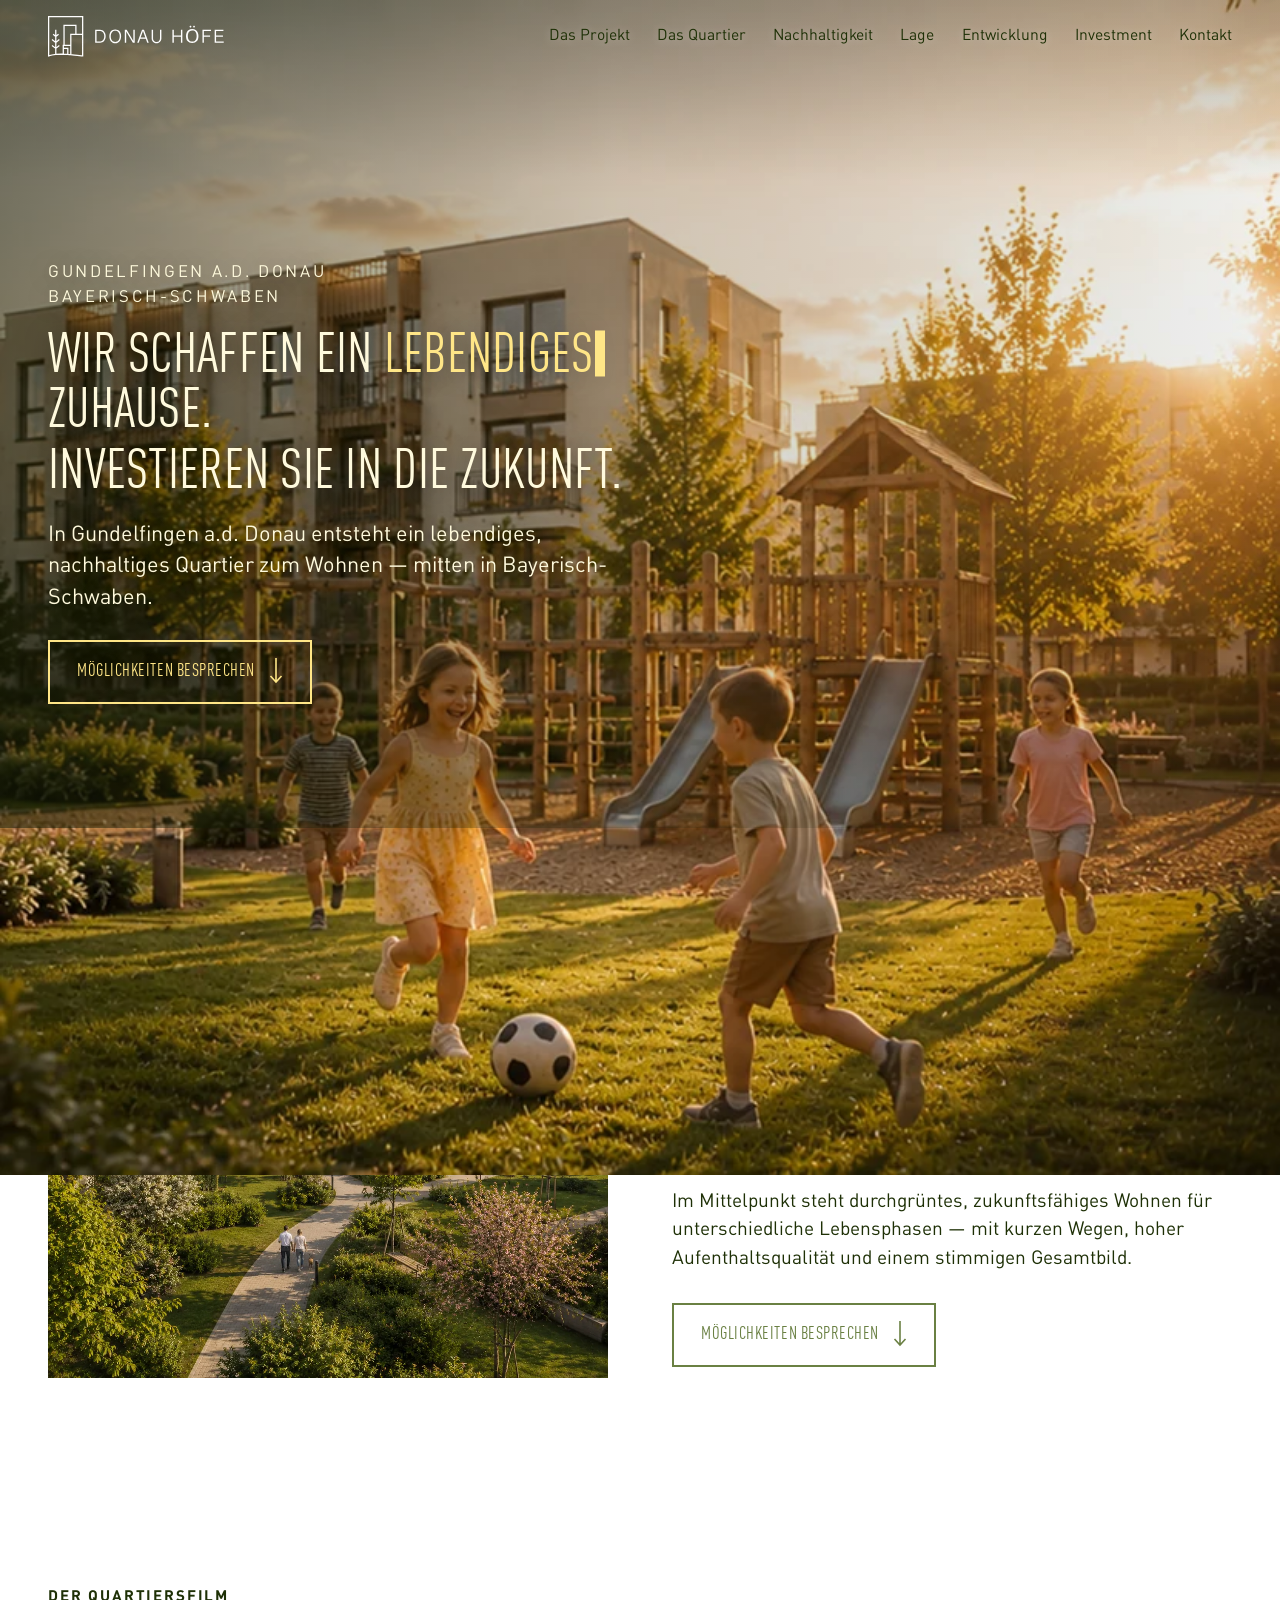
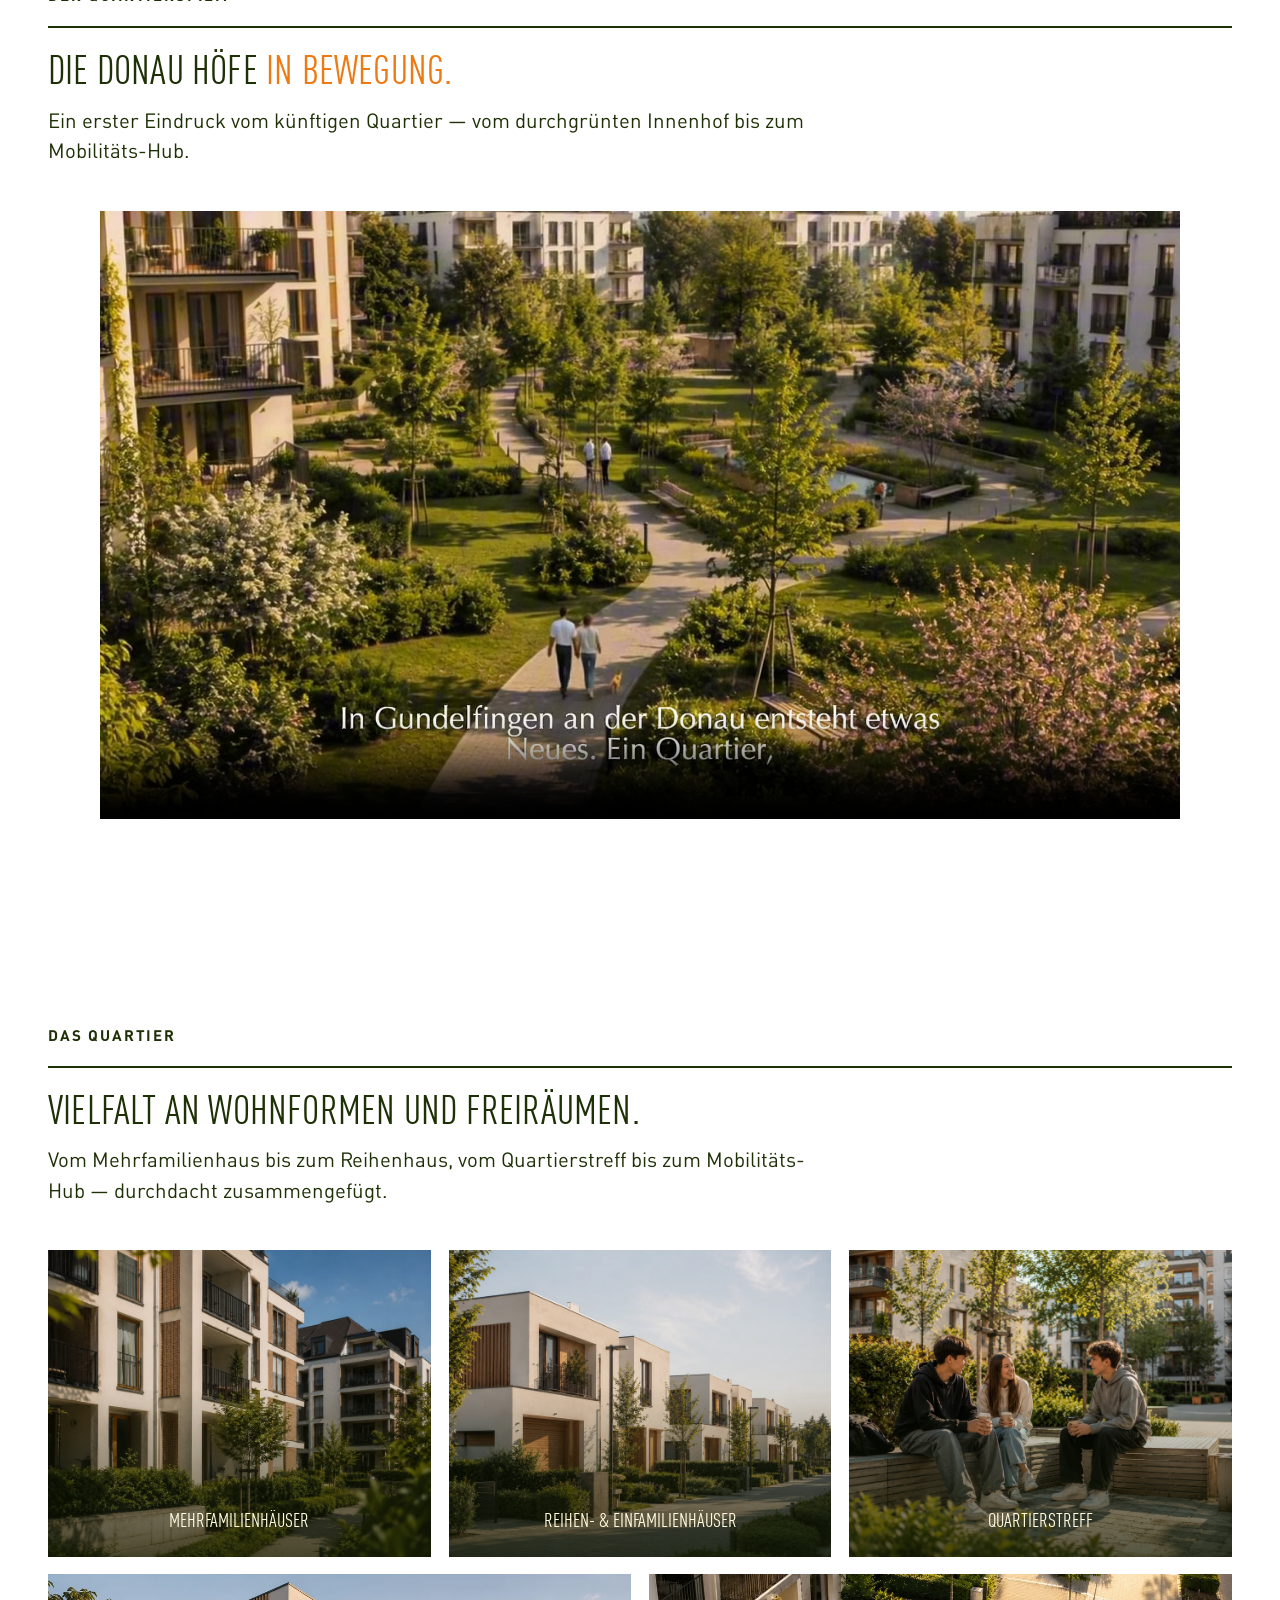
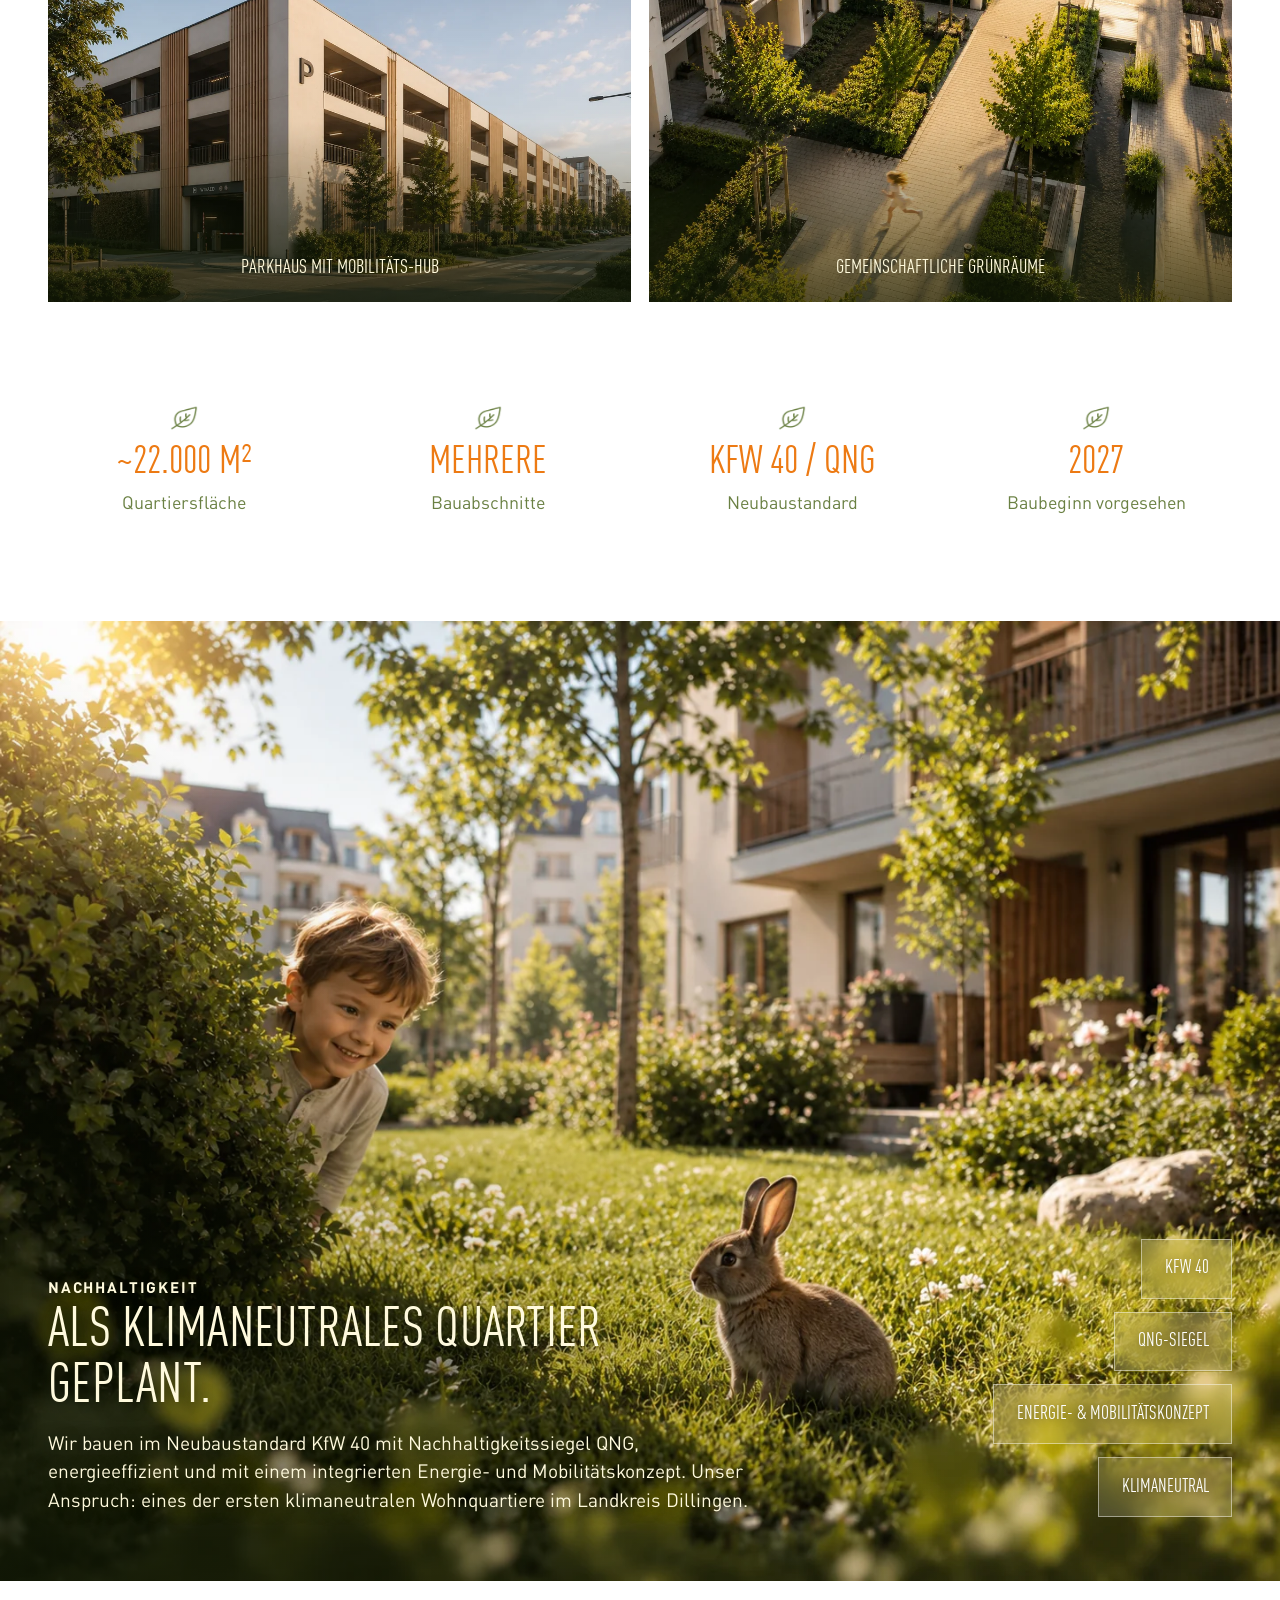
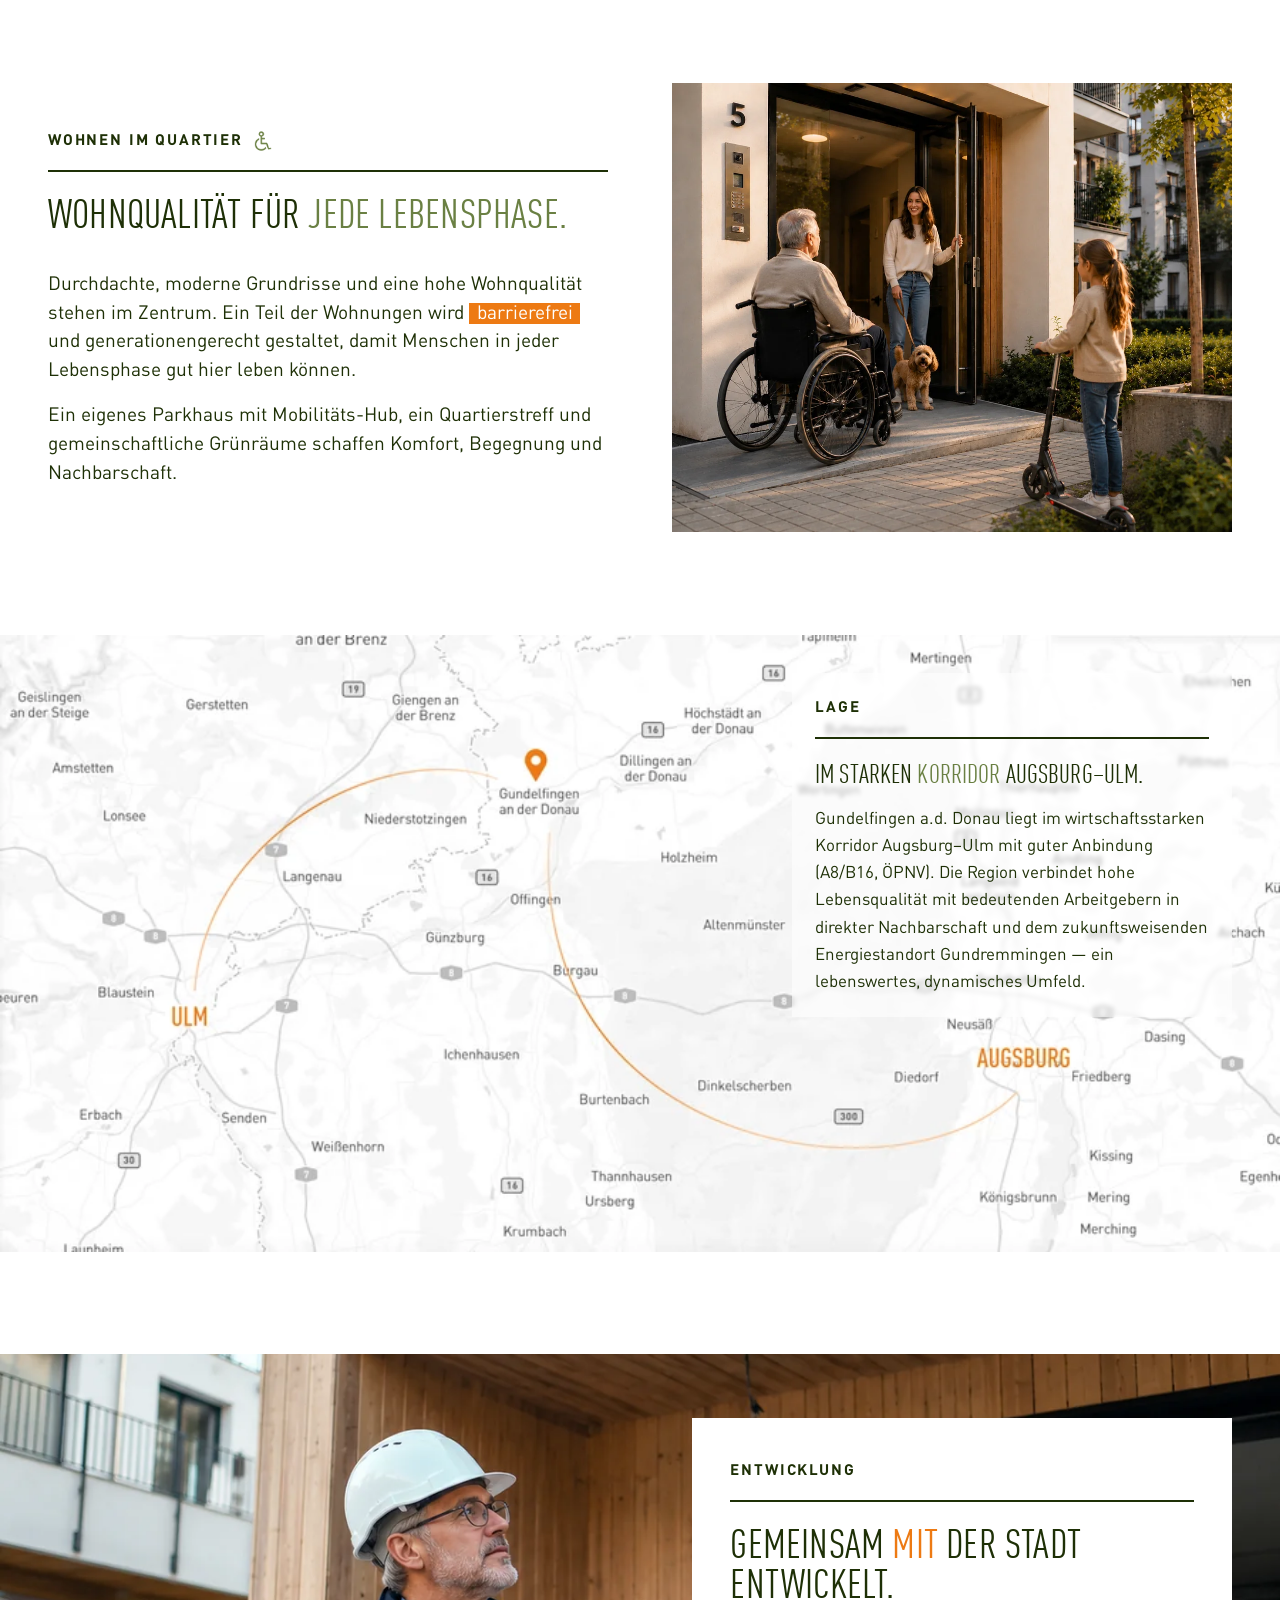
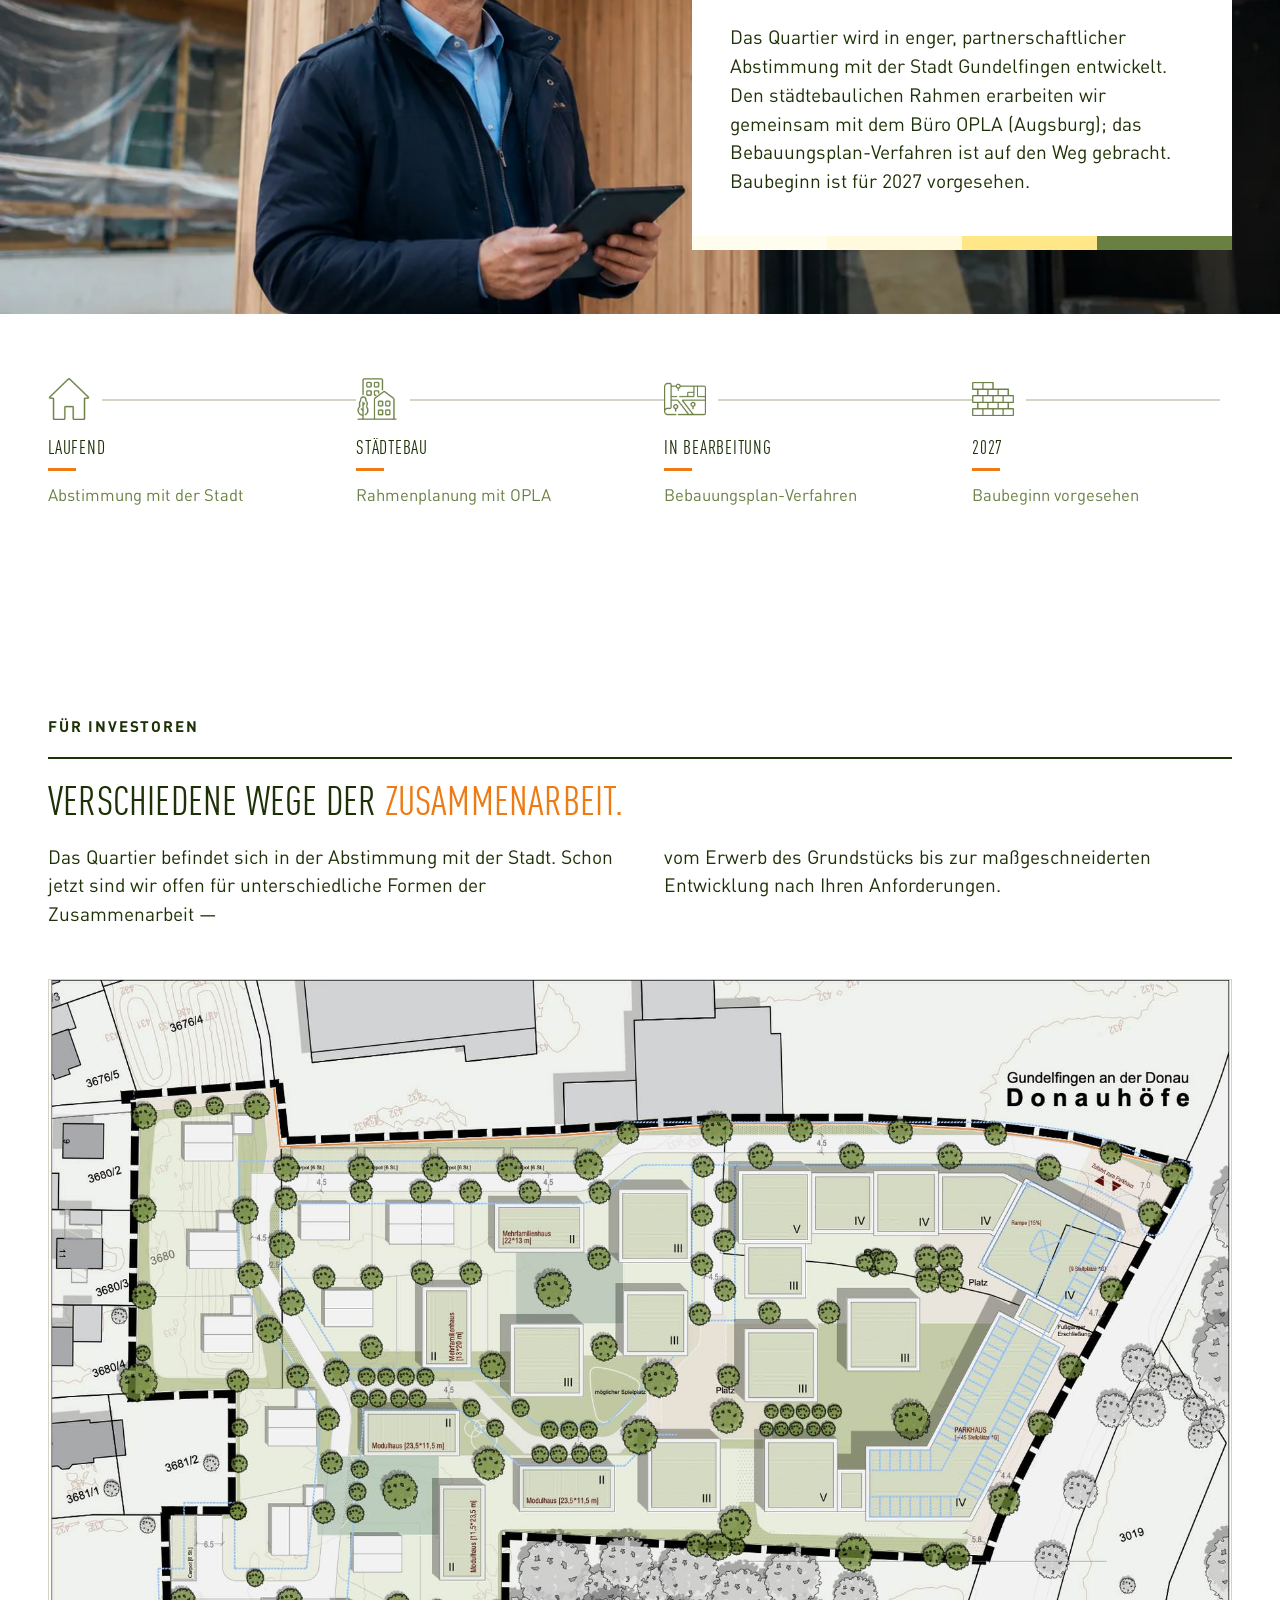
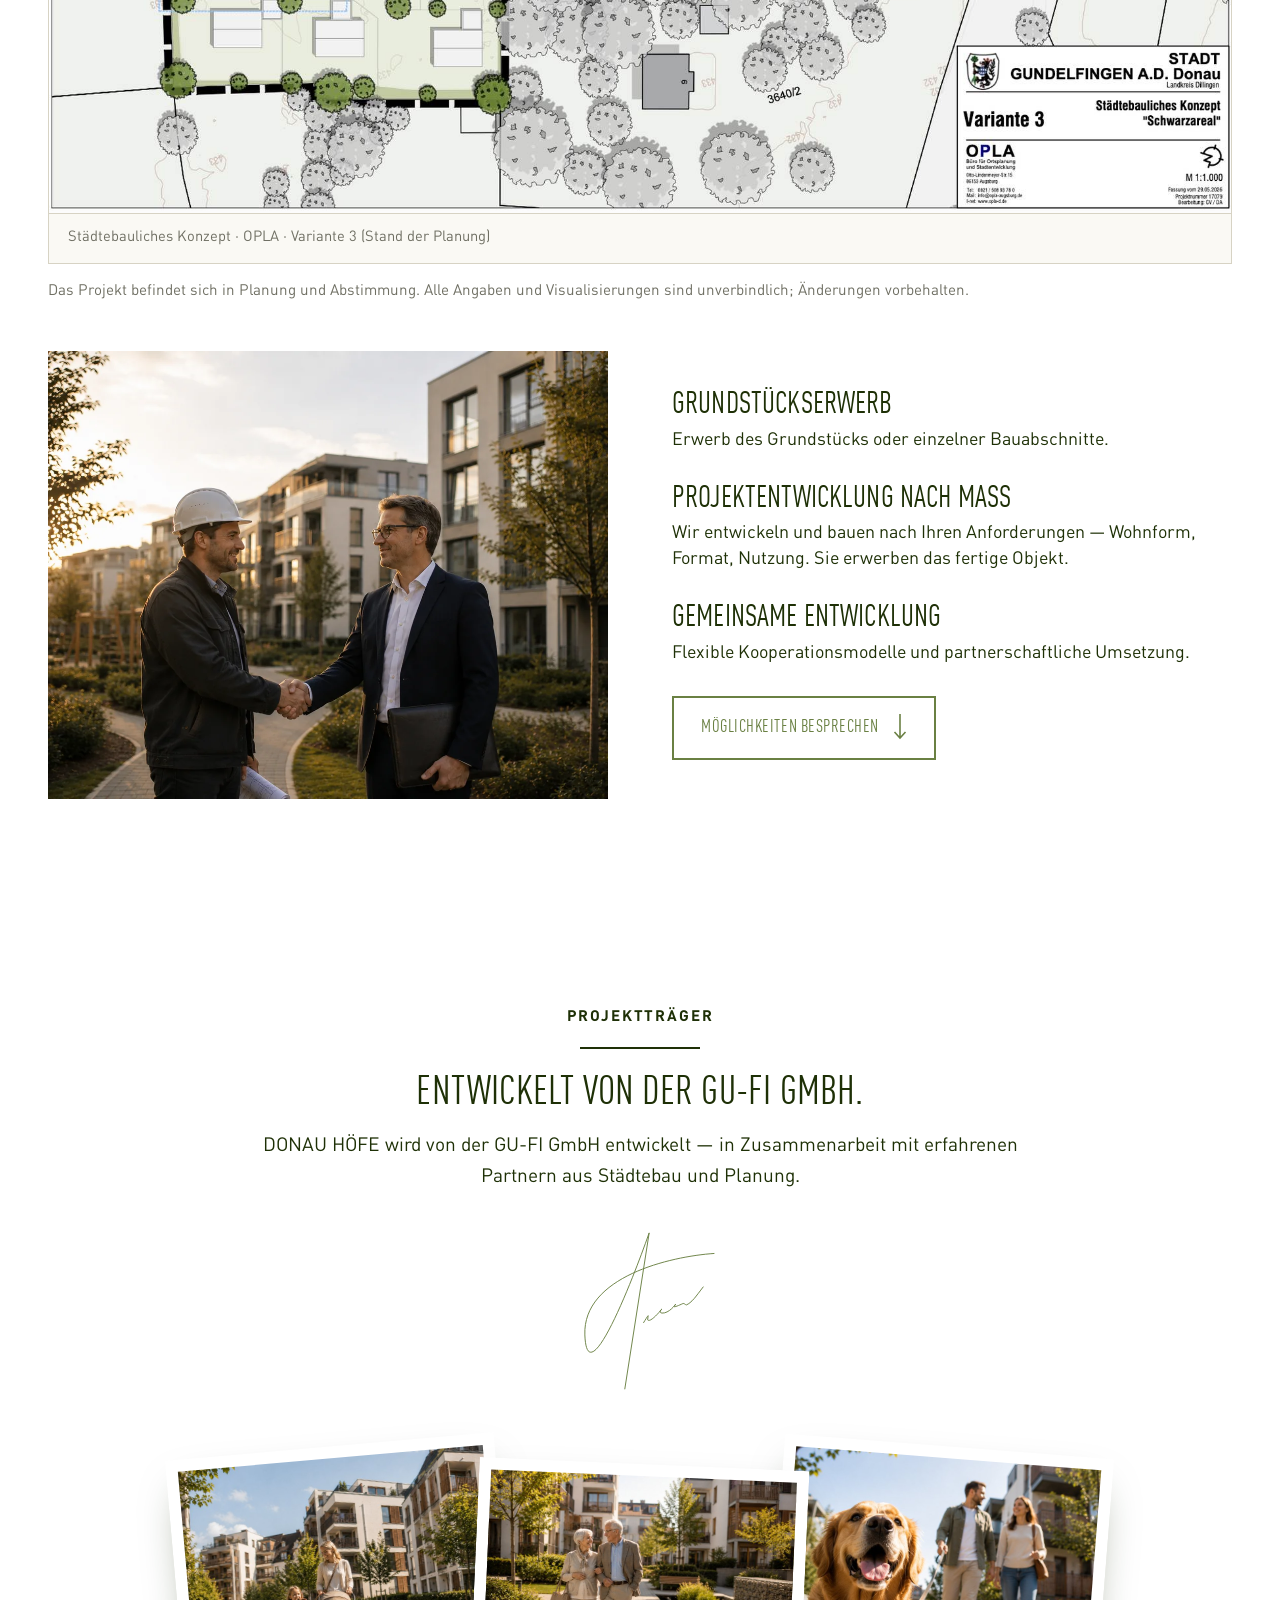
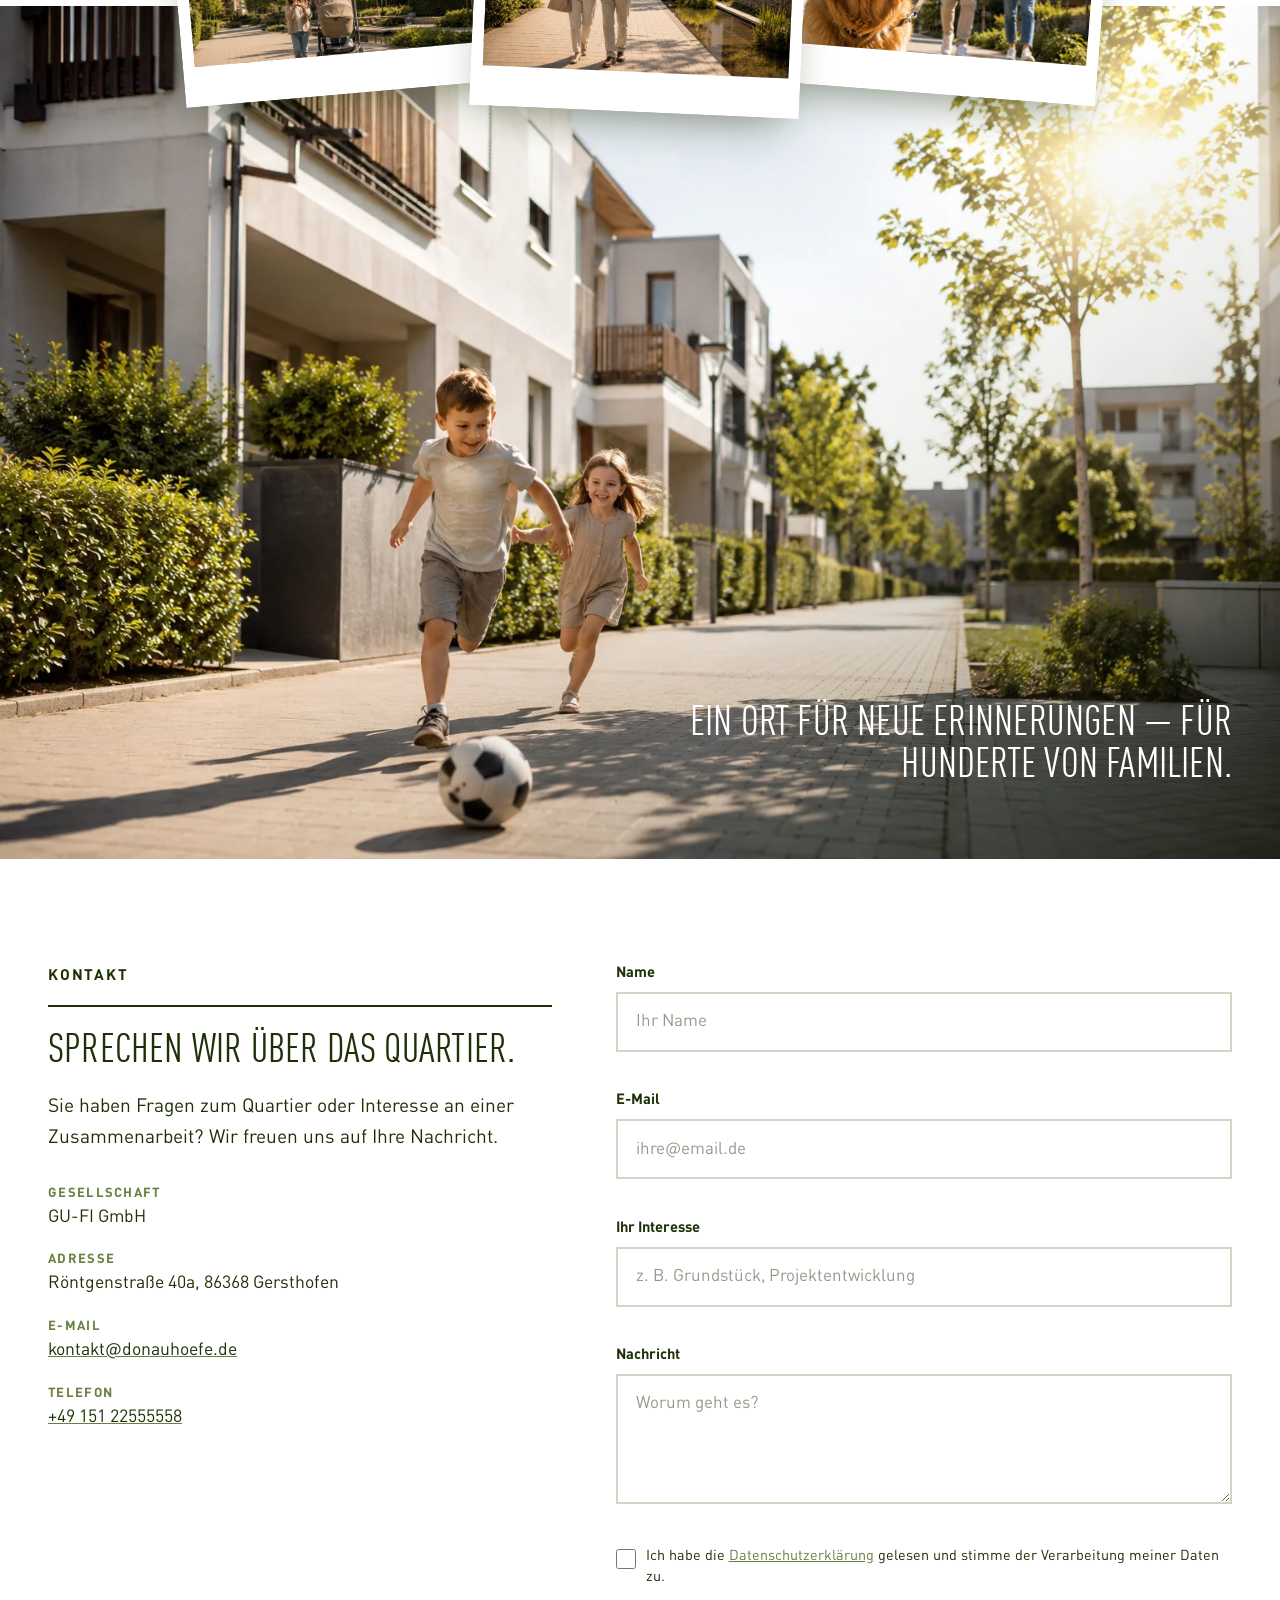
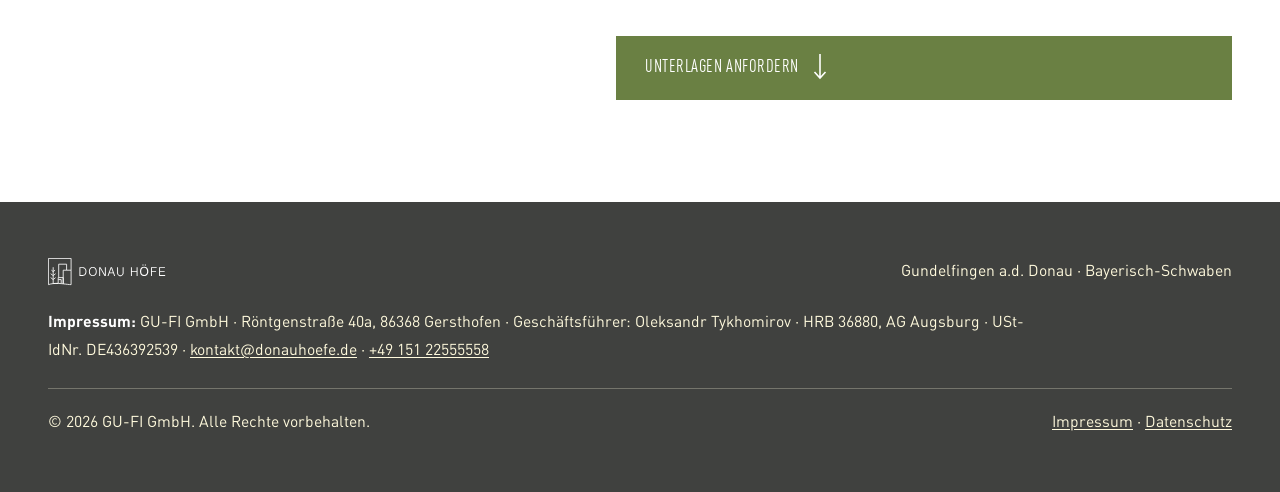
<file: index.html>
<!DOCTYPE html>
<html lang="de">
<head>
  <meta charset="UTF-8" />
  <meta name="viewport" content="width=device-width, initial-scale=1.0" />
  <title>DONAU HÖFE — Neues Wohnquartier in Gundelfingen a.d. Donau | GU-FI GmbH</title>
  <meta name="description" content="DONAU HÖFE: ein nachhaltiges, klimaneutral geplantes Wohnquartier auf rund 22.000 m² in Gundelfingen a.d. Donau. Für Investoren: Grundstückserwerb, Projektentwicklung nach Maß und gemeinsame Entwicklung." />
  <meta name="theme-color" content="#1e3006" />
  <meta name="referrer" content="strict-origin-when-cross-origin" />
  <link rel="canonical" href="https://donauhoefe.de/" />
  <link rel="alternate" hreflang="de" href="https://donauhoefe.de/" />
  <link rel="alternate" hreflang="x-default" href="https://donauhoefe.de/" />

  <meta property="og:title" content="DONAU HÖFE — Investieren Sie in die Zukunft" />
  <meta property="og:description" content="Ein lebendiges, nachhaltiges Wohnquartier in Gundelfingen a.d. Donau, Bayerisch-Schwaben." />
  <meta property="og:type" content="website" />
  <meta property="og:locale" content="de_DE" />
  <meta property="og:site_name" content="DONAU HÖFE" />
  <meta property="og:url" content="https://donauhoefe.de/" />
  <meta property="og:image" content="https://donauhoefe.de/assets/img/og-image.jpg" />
  <meta property="og:image:width" content="1200" />
  <meta property="og:image:height" content="630" />
  <meta property="og:image:alt" content="DONAU HÖFE — Wohnquartier in Gundelfingen a.d. Donau" />
  <meta name="twitter:card" content="summary_large_image" />
  <meta name="twitter:title" content="DONAU HÖFE — Investieren Sie in die Zukunft" />
  <meta name="twitter:description" content="Ein nachhaltiges Wohnquartier in Gundelfingen a.d. Donau. Für Investoren." />
  <meta name="twitter:image" content="https://donauhoefe.de/assets/img/og-image.jpg" />

  <link rel="icon" href="favicon.ico?v=2" sizes="any" />
  <link rel="icon" type="image/png" href="assets/img/favicon-32.png?v=2" sizes="32x32" />
  <link rel="apple-touch-icon" href="assets/img/apple-touch-icon.png?v=2" />
  <link rel="manifest" href="site.webmanifest" />

  <link rel="stylesheet" href="assets/css/styles.css?v=22" />
</head>
<body>

  <!-- ============ HEADER ============ -->
  <header class="header" id="header">
    <div class="container">
      <a href="#top" class="brand" aria-label="Donau Höfe — Startseite"><img src="assets/img/logo.svg" alt="Donau Höfe" /></a>
      <nav class="nav" id="nav" aria-label="Hauptnavigation">
        <a href="#projekt">Das Projekt</a>
        <a href="#quartier">Das Quartier</a>
        <a href="#nachhaltigkeit">Nachhaltigkeit</a>
        <a href="#lage">Lage</a>
        <a href="#entwicklung">Entwicklung</a>
        <a href="#investment">Investment</a>
        <a href="#kontakt">Kontakt</a>
      </nav>
      <button class="nav-toggle" id="navToggle" aria-label="Menü öffnen" aria-expanded="false" aria-controls="nav"><span></span></button>
    </div>
  </header>

  <main id="top">

    <!-- ============ HERO ============ -->
    <section class="hero" id="hero">
      <div class="hero__media">
        <picture>
          <source media="(max-width:760px)" srcset="assets/img/hero-mobil.webp" type="image/webp" />
          <source media="(max-width:760px)" srcset="assets/img/hero-mobil.jpg" />
          <source srcset="assets/img/hero.webp" type="image/webp" />
          <img src="assets/img/hero.jpg" alt="Visualisierung des geplanten Wohnquartiers DONAU HÖFE — spielende Kinder vor den Mehrfamilienhäusern in der Abendsonne." fetchpriority="high" width="1767" height="890" />
        </picture>
      </div>
      <div class="container">
        <div class="hero__inner">
          <p class="hero__kicker">Gundelfingen a.d. Donau<br />Bayerisch-Schwaben</p>
          <h1>Wir schaffen ein <br class="only-mob" /><span class="hl-type" id="typeWord">nachhaltiges</span><span class="hl-caret" id="typeCaret" aria-hidden="true"></span><br />Zuhause.<span class="claim">Investieren Sie in die Zukunft.</span></h1>
          <p class="hero__sub">In Gundelfingen a.d. Donau entsteht ein lebendiges, nachhaltiges Quartier zum Wohnen — mitten in Bayerisch-Schwaben.</p>
          <a href="#investment" class="btn btn--cream">Möglichkeiten besprechen</a>
        </div>
      </div>
    </section>

    <!-- ============ DAS PROJEKT ============ -->
    <section class="section" id="projekt">
      <div class="container">
        <div class="split">
          <div class="split__media reveal">
            <picture><source srcset="assets/img/projekt.webp" type="image/webp" /><img src="assets/img/projekt.jpg" alt="Visualisierung: durchgrünter Innenhof des Quartiers mit Wegen, Bäumen und Mehrfamilienhäusern." loading="lazy" width="1100" height="880" /></picture>
          </div>
          <div class="split__body reveal">
            <span class="eyebrow">Das Projekt <img src="assets/img/icons/leaf.png" alt="" /></span>
            <hr class="rule" />
            <h2>Hier entsteht ein <span class="hl-o">neues Zuhause.</span></h2>
            <p>Auf rund <span class="mark">24.000 m²</span> entwickeln wir ein modernes Wohnquartier mit Mehrfamilienhäusern, Stadt-, Reihen- und Einfamilienhäusern, umgesetzt in mehreren Bauabschnitten.</p>
            <p>Im Mittelpunkt steht durchgrüntes, zukunftsfähiges Wohnen für unterschiedliche Lebensphasen — mit kurzen Wegen, hoher Aufenthaltsqualität und einem stimmigen Gesamtbild.</p>
            <div class="btn-row"><a href="#kontakt" class="btn">Möglichkeiten besprechen</a></div>
          </div>
        </div>
      </div>
    </section>

    <!-- ============ QUARTIERSFILM ============ -->
    <section class="section" id="film">
      <div class="container">
        <span class="eyebrow reveal">Der Quartiersfilm</span>
        <hr class="rule" />
        <h2 class="reveal">Die Donau Höfe <span class="hl-o">in Bewegung.</span></h2>
        <p class="lead reveal" style="max-width:760px;margin-top:.8rem;">Ein erster Eindruck vom künftigen Quartier — vom durchgrünten Innenhof bis zum Mobilitäts-Hub.</p>
        <div class="film reveal">
          <video controls playsinline preload="metadata" poster="assets/img/quartier-video-poster.jpg?v=2" width="1920" height="1080">
            <source src="assets/img/quartier-video.mp4?v=2" type="video/mp4" />
            Ihr Browser unterstützt keine Videowiedergabe. <a href="assets/img/quartier-video.mp4">Video herunterladen</a>
          </video>
        </div>
      </div>
    </section>

    <!-- ============ DAS QUARTIER ============ -->
    <section class="section" id="quartier">
      <div class="container">
        <span class="eyebrow reveal">Das Quartier</span>
        <hr class="rule" />
        <h2 class="reveal">Vielfalt an Wohnformen und Freiräumen.</h2>
        <p class="lead reveal" style="max-width:760px;margin-top:.8rem;">Vom Mehrfamilienhaus bis zum Reihenhaus, vom Quartierstreff bis zum Mobilitäts-Hub — durchdacht zusammengefügt.</p>
        <div class="mosaic reveal" style="margin-top:clamp(1.8rem,4vw,2.6rem);">
          <figure class="tile"><picture><source srcset="assets/img/q-mehrfamilien.webp" type="image/webp" /><img src="assets/img/q-mehrfamilien.jpg" alt="Visualisierung: Mehrfamilienhäuser mit Balkonen und begrünten Vorbereichen." loading="lazy" /></picture><figcaption class="tile__label">Mehrfamilienhäuser</figcaption></figure>
          <figure class="tile"><picture><source srcset="assets/img/q-reihen.webp" type="image/webp" /><img src="assets/img/q-reihen.jpg" alt="Visualisierung: Reihen- und Einfamilienhäuser mit Vorgärten." loading="lazy" /></picture><figcaption class="tile__label">Reihen- &amp; Einfamilienhäuser</figcaption></figure>
          <figure class="tile"><picture><source srcset="assets/img/q-treff.webp" type="image/webp" /><img src="assets/img/q-treff.jpg" alt="Visualisierung: Quartierstreff mit Menschen auf Bänken im begrünten Außenbereich." loading="lazy" /></picture><figcaption class="tile__label">Quartierstreff</figcaption></figure>
        </div>
        <div class="mosaic mosaic__row2 reveal">
          <figure class="tile"><picture><source srcset="assets/img/q-parkhaus.webp" type="image/webp" /><img src="assets/img/q-parkhaus.jpg" alt="Visualisierung: Parkhaus mit Mobilitäts-Hub und Holzfassade." loading="lazy" /></picture><figcaption class="tile__label">Parkhaus mit Mobilitäts-Hub</figcaption></figure>
          <figure class="tile"><picture><source srcset="assets/img/q-gruenraeume.webp" type="image/webp" /><img src="assets/img/q-gruenraeume.jpg" alt="Visualisierung: gemeinschaftliche Grünräume mit Wegen, Hecken und Bäumen." loading="lazy" /></picture><figcaption class="tile__label">Gemeinschaftliche Grünräume</figcaption></figure>
        </div>
      </div>
    </section>

    <!-- ============ KENNZAHLEN ============ -->
    <section class="section" id="kennzahlen">
      <div class="container">
        <div class="kpis reveal">
          <div class="kpi"><img class="kpi__icon" src="assets/img/icons/leaf.png" alt="" /><div class="kpi__num">~22.000 m²</div><div class="kpi__label">Quartiersfläche</div></div>
          <div class="kpi"><img class="kpi__icon" src="assets/img/icons/leaf.png" alt="" /><div class="kpi__num">Mehrere</div><div class="kpi__label">Bauabschnitte</div></div>
          <div class="kpi"><img class="kpi__icon" src="assets/img/icons/leaf.png" alt="" /><div class="kpi__num">KfW 40 / QNG</div><div class="kpi__label">Neubaustandard</div></div>
          <div class="kpi"><img class="kpi__icon" src="assets/img/icons/leaf.png" alt="" /><div class="kpi__num">2027</div><div class="kpi__label">Baubeginn vorgesehen</div></div>
        </div>
      </div>
    </section>

    <!-- ============ NACHHALTIGKEIT ============ -->
    <section class="band" id="nachhaltigkeit">
      <div class="band__media">
        <picture><source srcset="assets/img/nachhaltigkeit.webp" type="image/webp" /><img src="assets/img/nachhaltigkeit.jpg" alt="Visualisierung: naturnaher, blühender Gartenbereich im Quartier in der Abendsonne." loading="lazy" /></picture>
      </div>
      <div class="container">
        <div class="band__inner reveal">
          <span class="eyebrow" style="color:var(--cream)">Nachhaltigkeit</span>
          <h2>Als klimaneutrales Quartier geplant.</h2>
          <p style="margin-top:1rem;">Wir bauen im Neubaustandard KfW 40 mit Nachhaltigkeitssiegel QNG, energieeffizient und mit einem integrierten Energie- und Mobilitätskonzept. Unser Anspruch: eines der ersten klimaneutralen Wohnquartiere im Landkreis Dillingen.</p>
        </div>
        <div class="badges reveal">
          <span class="badge">KfW 40</span>
          <span class="badge">QNG-Siegel</span>
          <span class="badge">Energie- &amp; Mobilitätskonzept</span>
          <span class="badge">Klimaneutral</span>
        </div>
      </div>
    </section>

    <!-- ============ WOHNEN IM QUARTIER ============ -->
    <section class="section" id="wohnen">
      <div class="container">
        <div class="split">
          <div class="split__body reveal">
            <span class="eyebrow">Wohnen im Quartier <img src="assets/img/icons/disabilities.png" alt="" /></span>
            <hr class="rule" />
            <h2>Wohnqualität für <span class="hl-g">jede Lebensphase.</span></h2>
            <p>Durchdachte, moderne Grundrisse und eine hohe Wohnqualität stehen im Zentrum. Ein Teil der Wohnungen wird <span class="mark">barrierefrei</span> und generationengerecht gestaltet, damit Menschen in jeder Lebensphase gut hier leben können.</p>
            <p>Ein eigenes Parkhaus mit Mobilitäts-Hub, ein Quartierstreff und gemeinschaftliche Grünräume schaffen Komfort, Begegnung und Nachbarschaft.</p>
          </div>
          <div class="split__media reveal">
            <picture><source srcset="assets/img/wohnen.webp" type="image/webp" /><img src="assets/img/wohnen.jpg" alt="Visualisierung: barrierefreier, ebenerdiger Hauszugang — eine ältere Person im Rollstuhl wird begrüßt, ein Kind mit Roller, ein Hund." loading="lazy" width="1100" height="882" /></picture>
          </div>
        </div>
      </div>
    </section>

    <!-- ============ LAGE ============ -->
    <section class="lage" id="lage">
      <div class="lage__media">
        <picture>
          <source media="(max-width:760px)" srcset="assets/img/lage-karte-mobil.webp" type="image/webp" />
          <source media="(max-width:760px)" srcset="assets/img/lage-karte-mobil.jpg" />
          <source srcset="assets/img/lage-karte.webp" type="image/webp" />
          <img src="assets/img/lage-karte.jpg" alt="Kartenausschnitt der Region im Korridor Augsburg–Ulm mit Gundelfingen a.d. Donau." loading="lazy" />
        </picture>
      </div>
      <div class="container">
        <div class="lage__panel reveal">
          <span class="eyebrow">Lage</span>
          <hr class="rule" />
          <h2>Im starken <span class="hl-g">Korridor</span> Augsburg–Ulm.</h2>
          <p style="margin-top:1rem;">Gundelfingen a.d. Donau liegt im wirtschaftsstarken Korridor Augsburg–Ulm mit guter Anbindung (A8/B16, ÖPNV). Die Region verbindet hohe Lebensqualität mit bedeutenden Arbeitgebern in direkter Nachbarschaft und dem zukunftsweisenden Energiestandort Gundremmingen — ein lebenswertes, dynamisches Umfeld.</p>
        </div>
      </div>
    </section>

    <!-- ============ ENTWICKLUNG ============ -->
    <section class="entw" id="entwicklung">
      <div class="entw__hero">
        <picture><source srcset="assets/img/entwicklung.webp" type="image/webp" /><img src="assets/img/entwicklung.jpg" alt="Visualisierung: Projektverantwortlicher mit Bauhelm und Tablet auf der Baustelle des Quartiers." loading="lazy" /></picture>
        <div class="container">
          <div class="entw__card reveal">
            <span class="eyebrow">Entwicklung</span>
            <hr class="rule" />
            <h2>Gemeinsam <span class="hl-o">mit</span> der Stadt entwickelt.</h2>
            <p style="margin-top:1rem;">Das Quartier wird in enger, partnerschaftlicher Abstimmung mit der Stadt Gundelfingen entwickelt. Den städtebaulichen Rahmen erarbeiten wir gemeinsam mit dem Büro OPLA (Augsburg); das Bebauungsplan-Verfahren ist auf den Weg gebracht. Baubeginn ist für 2027 vorgesehen.</p>
            <div class="progress"><span></span><span></span><span></span><span></span></div>
          </div>
        </div>
      </div>
      <div class="container entw__below">
        <div class="timeline reveal">
          <div class="tl"><img class="tl__icon" src="assets/img/icons/home.png" alt="" /><div class="tl__tag">Laufend</div><div class="tl__txt">Abstimmung mit der Stadt</div></div>
          <div class="tl"><img class="tl__icon" src="assets/img/icons/city.png" alt="" /><div class="tl__tag">Städtebau</div><div class="tl__txt">Rahmenplanung mit OPLA</div></div>
          <div class="tl"><img class="tl__icon" src="assets/img/icons/map.png" alt="" /><div class="tl__tag">In Bearbeitung</div><div class="tl__txt">Bebauungsplan-Verfahren</div></div>
          <div class="tl"><img class="tl__icon" src="assets/img/icons/brick.png" alt="" /><div class="tl__tag">2027</div><div class="tl__txt">Baubeginn vorgesehen</div></div>
        </div>
      </div>
    </section>

    <!-- ============ FÜR INVESTOREN ============ -->
    <section class="section" id="investment">
      <div class="container">
        <span class="eyebrow reveal">Für Investoren</span>
        <hr class="rule" />
        <h2 class="reveal">Verschiedene Wege der <span class="hl-o">Zusammenarbeit.</span></h2>
        <div class="invest__intro reveal" style="margin-top:1.2rem;">
          <p>Das Quartier befindet sich in der Abstimmung mit der Stadt. Schon jetzt sind wir offen für unterschiedliche Formen der Zusammenarbeit —</p>
          <p>vom Erwerb des Grundstücks bis zur maßgeschneiderten Entwicklung nach Ihren Anforderungen.</p>
        </div>
        <figure class="plan reveal">
          <img src="assets/img/masterplan.jpg" alt="Städtebauliches Konzept des Quartiers DONAU HÖFE — Lageplan mit Baufeldern, Grünflächen und Erschließung." loading="lazy" width="1800" height="1268" />
          <figcaption class="plan__cap">Städtebauliches Konzept · OPLA · Variante 3 (Stand der Planung)</figcaption>
        </figure>
        <p class="disclaimer reveal">Das Projekt befindet sich in Planung und Abstimmung. Alle Angaben und Visualisierungen sind unverbindlich; Änderungen vorbehalten.</p>

        <div class="formats reveal">
          <div class="formats__media">
            <picture><source srcset="assets/img/investment.webp" type="image/webp" /><img src="assets/img/investment.jpg" alt="Visualisierung: Wohnquartier DONAU HÖFE aus erhöhter Perspektive." loading="lazy" width="1100" height="880" /></picture>
          </div>
          <div class="formats__list">
            <div class="format"><h3>Grundstückserwerb</h3><p>Erwerb des Grundstücks oder einzelner Bauabschnitte.</p></div>
            <div class="format"><h3>Projektentwicklung nach Maß</h3><p>Wir entwickeln und bauen nach Ihren Anforderungen — Wohnform, Format, Nutzung. Sie erwerben das fertige Objekt.</p></div>
            <div class="format"><h3>Gemeinsame Entwicklung</h3><p>Flexible Kooperationsmodelle und partnerschaftliche Umsetzung.</p></div>
            <div class="btn-row"><a href="#kontakt" class="btn">Möglichkeiten besprechen</a></div>
          </div>
        </div>
      </div>
    </section>

    <!-- ============ PROJEKTTRÄGER ============ -->
    <section class="section traeger" id="projekttraeger">
      <div class="container">
        <div class="traeger__head reveal">
          <span class="eyebrow">Projektträger</span>
          <hr class="rule" style="max-width:120px;margin-inline:auto;" />
          <h2>Entwickelt von der GU-FI GmbH.</h2>
          <p>DONAU HÖFE wird von der GU-FI GmbH entwickelt — in Zusammenarbeit mit erfahrenen Partnern aus Städtebau und Planung.</p>
          <img class="traeger__sign" src="assets/img/signature.svg" alt="Unterschrift" />
        </div>
        <div class="traeger__cards reveal">
          <img src="assets/img/traeger-familie.jpg" alt="Visualisierung: Mutter mit Kind und Kinderwagen auf einem begrünten Quartiersweg." loading="lazy" />
          <img src="assets/img/traeger-senioren.jpg" alt="Visualisierung: älteres Paar spaziert durch das begrünte Quartier." loading="lazy" />
          <img src="assets/img/traeger-hund.jpg" alt="Visualisierung: Paar mit Hund unterwegs im Quartier." loading="lazy" />
        </div>
      </div>
    </section>

    <!-- ============ CLOSING ============ -->
    <section class="band closing" id="closing">
      <div class="band__media">
        <picture><source srcset="assets/img/closing.webp" type="image/webp" /><img src="assets/img/closing.jpg" alt="Visualisierung: spielende Kinder auf einer Wohnstraße im Quartier." loading="lazy" /></picture>
      </div>
      <div class="container">
        <div class="band__inner reveal"><h2>Ein Ort für neue Erinnerungen — für Hunderte von Familien.</h2></div>
      </div>
    </section>

    <!-- ============ KONTAKT (ergänzt) ============ -->
    <section class="section contact" id="kontakt">
      <div class="container contact__grid">
        <div class="contact__left reveal">
          <span class="eyebrow">Kontakt</span>
          <hr class="rule" />
          <h2>Sprechen wir über das Quartier.</h2>
          <p class="contact__lead" style="margin-top:1.2rem;">Sie haben Fragen zum Quartier oder Interesse an einer Zusammenarbeit? Wir freuen uns auf Ihre Nachricht.</p>
            <ul class="contact__list">
              <li><span class="k">Gesellschaft</span><span class="v">GU-FI GmbH</span></li>
              <li><span class="k">Adresse</span><span class="v">Röntgenstraße 40a, 86368 Gersthofen</span></li>
              <li><span class="k">E-Mail</span><a class="v" href="mailto:kontakt@donauhoefe.de">kontakt@donauhoefe.de</a></li>
              <li><span class="k">Telefon</span><a class="v" href="tel:+4915122555558">+49 151 22555558</a></li>
            </ul>
          </div>
          <form class="form reveal" id="contactForm" action="https://formspree.io/f/maqzzbly" method="POST" novalidate>
            <input type="hidden" name="_subject" value="Neue Anfrage über donauhoefe.de" />
            <div class="field" id="f-name"><label for="name">Name</label><input type="text" id="name" name="name" placeholder="Ihr Name" required autocomplete="name" /><span class="field__error" data-for="name"></span></div>
            <div class="field" id="f-email"><label for="email">E-Mail</label><input type="email" id="email" name="email" placeholder="ihre@email.de" required autocomplete="email" /><span class="field__error" data-for="email"></span></div>
            <div class="field" id="f-interest"><label for="interest">Ihr Interesse</label><input type="text" id="interest" name="interesse" placeholder="z. B. Grundstück, Projektentwicklung" /><span class="field__error" data-for="interest"></span></div>
            <div class="field" id="f-message"><label for="message">Nachricht</label><textarea id="message" name="nachricht" placeholder="Worum geht es?" required></textarea><span class="field__error" data-for="message"></span></div>
            <div class="hp-field" aria-hidden="true"><label for="website">Website (bitte leer lassen)</label><input type="text" id="website" name="_gotcha" tabindex="-1" autocomplete="off" /></div>
            <div class="field-check" id="f-consent">
              <input type="checkbox" id="consent" name="consent" required />
              <label for="consent">Ich habe die <a href="datenschutz.html">Datenschutzerklärung</a> gelesen und stimme der Verarbeitung meiner Daten zu.</label>
            </div>
            <span class="field__error" data-for="consent"></span>
            <button type="submit" class="btn btn--solid">Unterlagen anfordern</button>
            <div class="form__success" id="formSuccess" role="status">Vielen Dank für Ihre Nachricht. Wir melden uns in Kürze bei Ihnen.</div>
          </form>
      </div>
    </section>
  </main>

  <!-- ============ FOOTER ============ -->
  <footer class="footer">
    <div class="container">
      <div class="footer__top">
        <span class="footer__brand"><img src="assets/img/logo.svg" alt="Donau Höfe" /></span>
        <span>Gundelfingen a.d. Donau · Bayerisch-Schwaben</span>
      </div>
      <p class="footer__impressum">
        <b>Impressum:</b> GU-FI GmbH · Röntgenstraße 40a, 86368 Gersthofen ·
        Geschäftsführer: Oleksandr Tykhomirov · HRB 36880, AG Augsburg ·
        USt-IdNr. DE436392539 ·
        <a href="mailto:kontakt@donauhoefe.de">kontakt@donauhoefe.de</a> ·
        <a href="tel:+4915122555558">+49 151 22555558</a>
      </p>
      <div class="footer__bottom">
        <span>© <span id="year">2026</span> GU-FI GmbH. Alle Rechte vorbehalten.</span>
        <span><a href="impressum.html">Impressum</a> · <a href="datenschutz.html">Datenschutz</a></span>
      </div>
    </div>
  </footer>

  <script type="application/ld+json">
  {
    "@context": "https://schema.org",
    "@graph": [
      {
        "@type": "Organization",
        "@id": "https://donauhoefe.de/#gufi",
        "name": "GU-FI GmbH",
        "url": "https://donauhoefe.de/",
        "email": "kontakt@donauhoefe.de",
        "telephone": "+49 151 22555558",
        "vatID": "DE436392539",
        "address": {
          "@type": "PostalAddress",
          "streetAddress": "Röntgenstraße 40a",
          "postalCode": "86368",
          "addressLocality": "Gersthofen",
          "addressRegion": "Bayern",
          "addressCountry": "DE"
        }
      },
      {
        "@type": "Residence",
        "name": "DONAU HÖFE",
        "url": "https://donauhoefe.de/",
        "description": "Nachhaltiges, klimaneutral geplantes Wohnquartier auf rund 22.000 m² in Gundelfingen a.d. Donau. Mehrfamilien-, Stadt-, Reihen- und Einfamilienhäuser in mehreren Bauabschnitten.",
        "image": "https://donauhoefe.de/assets/img/og-image.jpg",
        "provider": { "@id": "https://donauhoefe.de/#gufi" },
        "address": {
          "@type": "PostalAddress",
          "addressLocality": "Gundelfingen a.d. Donau",
          "addressRegion": "Bayerisch-Schwaben",
          "addressCountry": "DE"
        }
      }
    ]
  }
  </script>
  <script src="assets/js/app.js?v=23"></script>
</body>
</html>
</file>
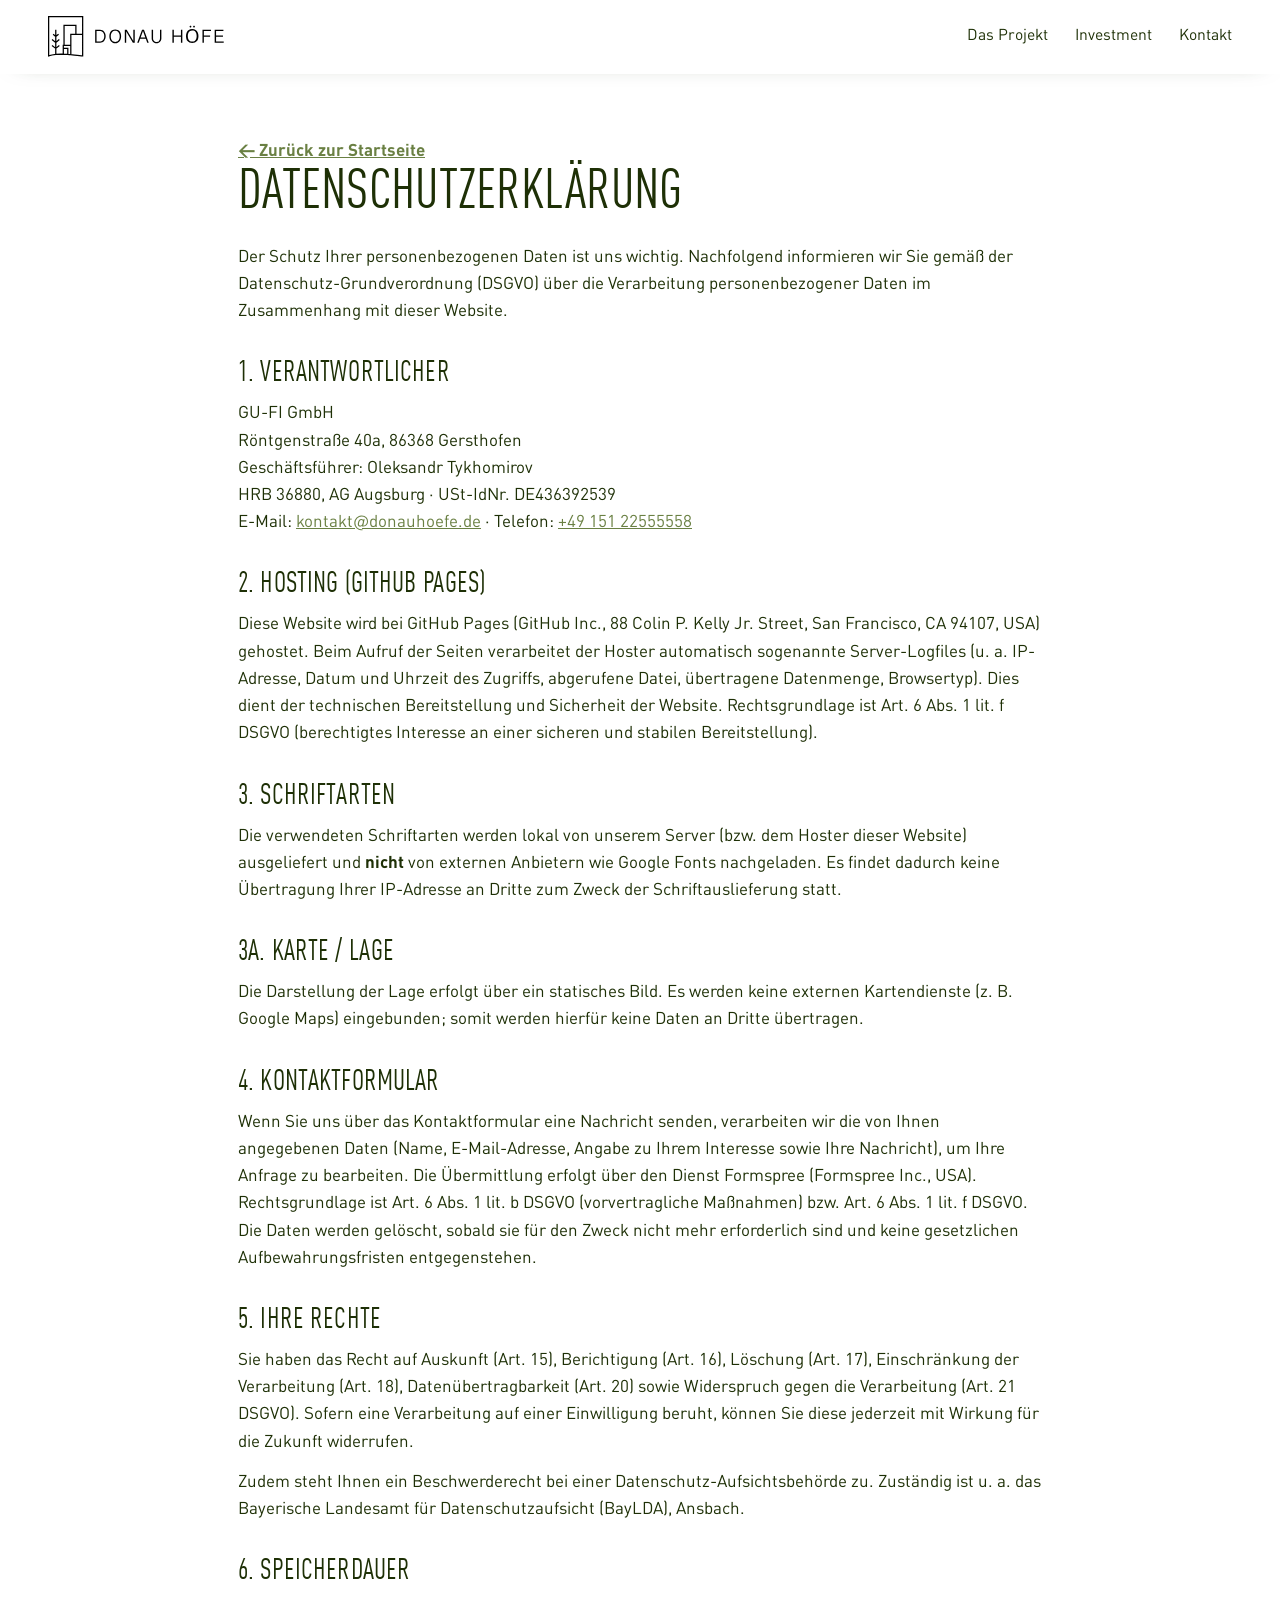
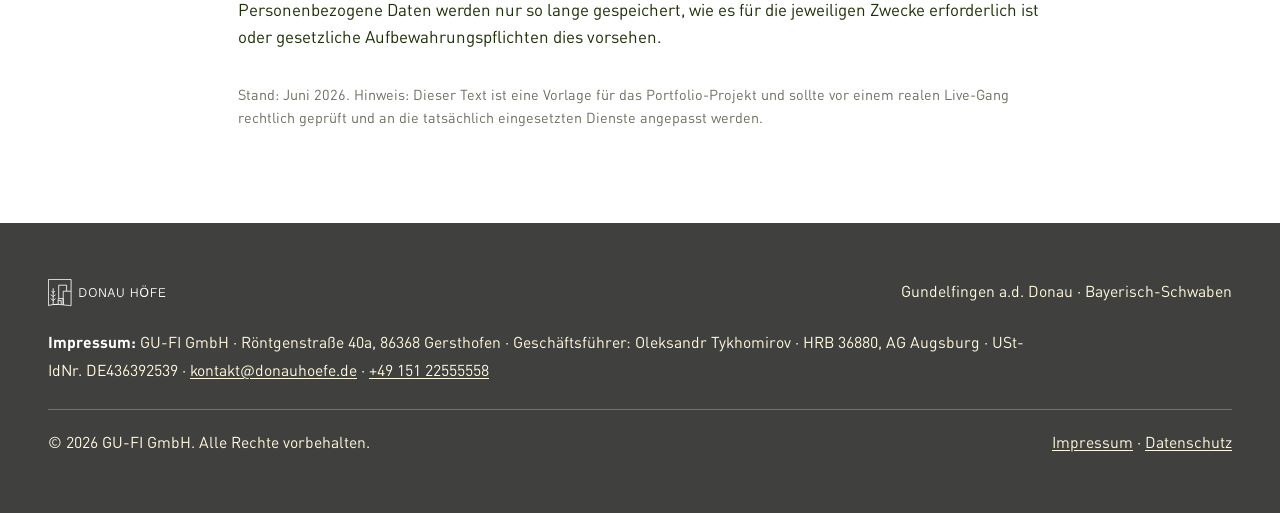
<file: datenschutz.html>
<!DOCTYPE html>
<html lang="de">
<head>
  <meta charset="UTF-8" />
  <meta name="viewport" content="width=device-width, initial-scale=1.0" />
  <title>Datenschutzerklärung — DONAU HÖFE | GU-FI GmbH</title>
  <meta name="theme-color" content="#1e3006" />
  <meta name="description" content="Datenschutzerklärung der GU-FI GmbH für die Website donauhoefe.de." />
  <link rel="canonical" href="https://donauhoefe.de/datenschutz.html" />
  <link rel="icon" href="favicon.ico?v=2" sizes="any" />
  <link rel="icon" type="image/png" href="assets/img/favicon-32.png?v=2" sizes="32x32" />
  <link rel="apple-touch-icon" href="assets/img/apple-touch-icon.png" />
  <link rel="manifest" href="site.webmanifest" />
  <link rel="stylesheet" href="assets/css/styles.css?v=22" />
</head>
<body>

  <header class="header is-solid" id="header">
    <div class="container">
      <a href="index.html" class="brand" aria-label="Donau Höfe — Startseite"><img src="assets/img/logo.svg" alt="Donau Höfe" /></a>
      <nav class="nav" aria-label="Hauptnavigation">
        <a href="index.html#projekt">Das Projekt</a>
        <a href="index.html#investment">Investment</a>
        <a href="index.html#kontakt" class="nav__cta">Kontakt</a>
      </nav>
    </div>
  </header>

  <main class="container legal">
    <a href="index.html" style="color:var(--olive);font-weight:600;">&larr; Zurück zur Startseite</a>
    <h1>Datenschutzerklärung</h1>
    <p>Der Schutz Ihrer personenbezogenen Daten ist uns wichtig. Nachfolgend informieren wir Sie gemäß der Datenschutz-Grundverordnung (DSGVO) über die Verarbeitung personenbezogener Daten im Zusammenhang mit dieser Website.</p>

    <h2>1. Verantwortlicher</h2>
    <p>
      GU-FI GmbH<br />
      Röntgenstraße 40a, 86368 Gersthofen<br />
      Geschäftsführer: Oleksandr Tykhomirov<br />
      HRB 36880, AG Augsburg · USt-IdNr. DE436392539<br />
      E-Mail: <a href="mailto:kontakt@donauhoefe.de">kontakt@donauhoefe.de</a> · Telefon: <a href="tel:+4915122555558">+49 151 22555558</a>
    </p>

    <h2>2. Hosting (GitHub Pages)</h2>
    <p>Diese Website wird bei GitHub Pages (GitHub Inc., 88 Colin P. Kelly Jr. Street, San Francisco, CA 94107, USA) gehostet. Beim Aufruf der Seiten verarbeitet der Hoster automatisch sogenannte Server-Logfiles (u. a. IP-Adresse, Datum und Uhrzeit des Zugriffs, abgerufene Datei, übertragene Datenmenge, Browsertyp). Dies dient der technischen Bereitstellung und Sicherheit der Website. Rechtsgrundlage ist Art. 6 Abs. 1 lit. f DSGVO (berechtigtes Interesse an einer sicheren und stabilen Bereitstellung).</p>

    <h2>3. Schriftarten</h2>
    <p>Die verwendeten Schriftarten werden lokal von unserem Server (bzw. dem Hoster dieser Website) ausgeliefert und <strong>nicht</strong> von externen Anbietern wie Google Fonts nachgeladen. Es findet dadurch keine Übertragung Ihrer IP-Adresse an Dritte zum Zweck der Schriftauslieferung statt.</p>

    <h2>3a. Karte / Lage</h2>
    <p>Die Darstellung der Lage erfolgt über ein statisches Bild. Es werden keine externen Kartendienste (z. B. Google Maps) eingebunden; somit werden hierfür keine Daten an Dritte übertragen.</p>

    <h2>4. Kontaktformular</h2>
    <p>Wenn Sie uns über das Kontaktformular eine Nachricht senden, verarbeiten wir die von Ihnen angegebenen Daten (Name, E-Mail-Adresse, Angabe zu Ihrem Interesse sowie Ihre Nachricht), um Ihre Anfrage zu bearbeiten. Die Übermittlung erfolgt über den Dienst Formspree (Formspree Inc., USA). Rechtsgrundlage ist Art. 6 Abs. 1 lit. b DSGVO (vorvertragliche Maßnahmen) bzw. Art. 6 Abs. 1 lit. f DSGVO. Die Daten werden gelöscht, sobald sie für den Zweck nicht mehr erforderlich sind und keine gesetzlichen Aufbewahrungsfristen entgegenstehen.</p>

    <h2>5. Ihre Rechte</h2>
    <p>Sie haben das Recht auf Auskunft (Art. 15), Berichtigung (Art. 16), Löschung (Art. 17), Einschränkung der Verarbeitung (Art. 18), Datenübertragbarkeit (Art. 20) sowie Widerspruch gegen die Verarbeitung (Art. 21 DSGVO). Sofern eine Verarbeitung auf einer Einwilligung beruht, können Sie diese jederzeit mit Wirkung für die Zukunft widerrufen.</p>
    <p>Zudem steht Ihnen ein Beschwerderecht bei einer Datenschutz-Aufsichtsbehörde zu. Zuständig ist u. a. das Bayerische Landesamt für Datenschutzaufsicht (BayLDA), Ansbach.</p>

    <h2>6. Speicherdauer</h2>
    <p>Personenbezogene Daten werden nur so lange gespeichert, wie es für die jeweiligen Zwecke erforderlich ist oder gesetzliche Aufbewahrungspflichten dies vorsehen.</p>

    <p style="margin-top:2rem;color:var(--muted);font-size:.9rem;">Stand: Juni 2026. Hinweis: Dieser Text ist eine Vorlage für das Portfolio-Projekt und sollte vor einem realen Live-Gang rechtlich geprüft und an die tatsächlich eingesetzten Dienste angepasst werden.</p>
  </main>

  <footer class="footer">
    <div class="container">
      <div class="footer__top">
        <span class="footer__brand"><img src="assets/img/logo.svg" alt="Donau Höfe" /></span>
        <span>Gundelfingen a.d. Donau · Bayerisch-Schwaben</span>
      </div>
      <p class="footer__impressum">
        <b>Impressum:</b> GU-FI GmbH · Röntgenstraße 40a, 86368 Gersthofen ·
        Geschäftsführer: Oleksandr Tykhomirov · HRB 36880, AG Augsburg ·
        USt-IdNr. DE436392539 ·
        <a href="mailto:kontakt@donauhoefe.de">kontakt@donauhoefe.de</a> ·
        <a href="tel:+4915122555558">+49 151 22555558</a>
      </p>
      <div class="footer__bottom">
        <span>© 2026 GU-FI GmbH. Alle Rechte vorbehalten.</span>
        <span><a href="impressum.html">Impressum</a> · <a href="datenschutz.html">Datenschutz</a></span>
      </div>
    </div>
  </footer>

</body>
</html>
</file>
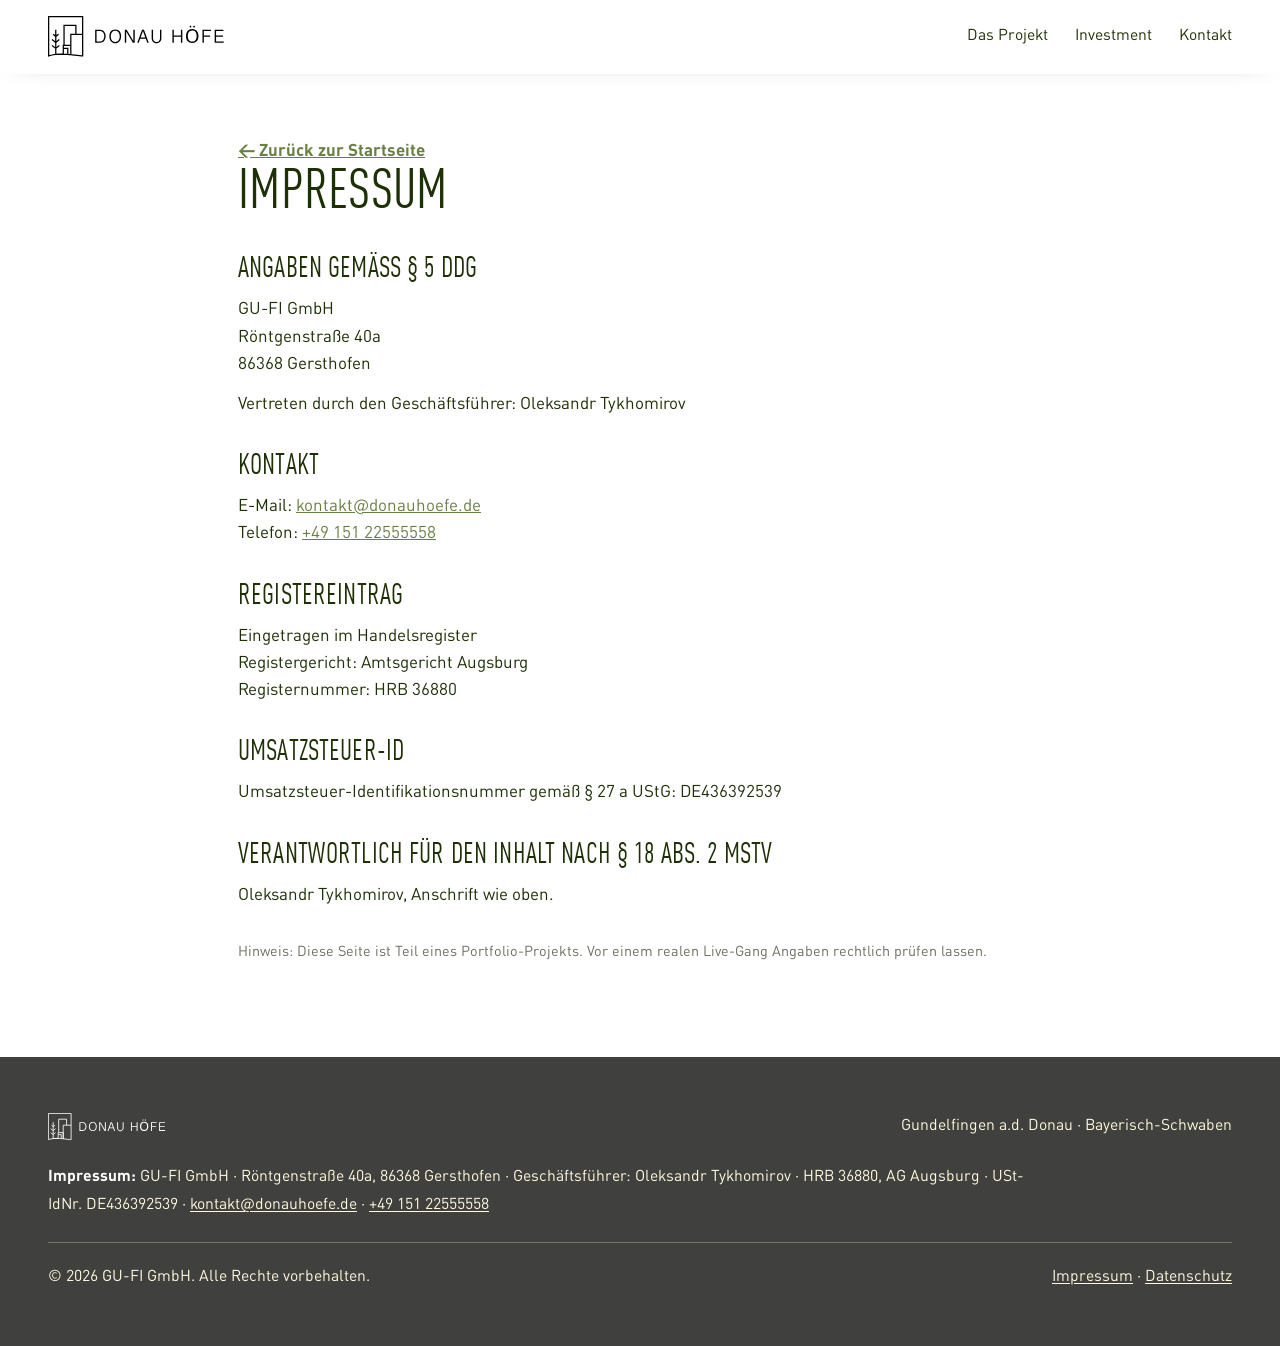
<file: impressum.html>
<!DOCTYPE html>
<html lang="de">
<head>
  <meta charset="UTF-8" />
  <meta name="viewport" content="width=device-width, initial-scale=1.0" />
  <title>Impressum — DONAU HÖFE | GU-FI GmbH</title>
  <meta name="theme-color" content="#1e3006" />
  <meta name="referrer" content="strict-origin-when-cross-origin" />
  <meta name="description" content="Impressum der GU-FI GmbH — Anbieterkennzeichnung gemäß § 5 DDG für die Website donauhoefe.de." />
  <link rel="canonical" href="https://donauhoefe.de/impressum.html" />
  <link rel="icon" href="favicon.ico?v=2" sizes="any" />
  <link rel="icon" type="image/png" href="assets/img/favicon-32.png?v=2" sizes="32x32" />
  <link rel="apple-touch-icon" href="assets/img/apple-touch-icon.png?v=2" />
  <link rel="manifest" href="site.webmanifest" />
  <link rel="stylesheet" href="assets/css/styles.css?v=22" />
</head>
<body>

  <header class="header is-solid" id="header">
    <div class="container">
      <a href="index.html" class="brand" aria-label="Donau Höfe — Startseite"><img src="assets/img/logo.svg" alt="Donau Höfe" /></a>
      <nav class="nav" aria-label="Hauptnavigation">
        <a href="index.html#projekt">Das Projekt</a>
        <a href="index.html#investment">Investment</a>
        <a href="index.html#kontakt" class="nav__cta">Kontakt</a>
      </nav>
    </div>
  </header>

  <main class="container legal">
    <a href="index.html" style="color:var(--olive);font-weight:600;">&larr; Zurück zur Startseite</a>
    <h1>Impressum</h1>

    <h2>Angaben gemäß § 5 DDG</h2>
    <p>
      GU-FI GmbH<br />
      Röntgenstraße 40a<br />
      86368 Gersthofen
    </p>
    <p>Vertreten durch den Geschäftsführer: Oleksandr Tykhomirov</p>

    <h2>Kontakt</h2>
    <p>
      E-Mail: <a href="mailto:kontakt@donauhoefe.de">kontakt@donauhoefe.de</a><br />
      Telefon: <a href="tel:+4915122555558">+49 151 22555558</a>
    </p>

    <h2>Registereintrag</h2>
    <p>
      Eingetragen im Handelsregister<br />
      Registergericht: Amtsgericht Augsburg<br />
      Registernummer: HRB 36880
    </p>

    <h2>Umsatzsteuer-ID</h2>
    <p>Umsatzsteuer-Identifikationsnummer gemäß § 27 a UStG: DE436392539</p>

    <h2>Verantwortlich für den Inhalt nach § 18 Abs. 2 MStV</h2>
    <p>Oleksandr Tykhomirov, Anschrift wie oben.</p>

    <p style="margin-top:2rem;color:var(--muted);font-size:.9rem;">Hinweis: Diese Seite ist Teil eines Portfolio-Projekts. Vor einem realen Live-Gang Angaben rechtlich prüfen lassen.</p>
  </main>

  <footer class="footer">
    <div class="container">
      <div class="footer__top">
        <span class="footer__brand"><img src="assets/img/logo.svg" alt="Donau Höfe" /></span>
        <span>Gundelfingen a.d. Donau · Bayerisch-Schwaben</span>
      </div>
      <p class="footer__impressum">
        <b>Impressum:</b> GU-FI GmbH · Röntgenstraße 40a, 86368 Gersthofen ·
        Geschäftsführer: Oleksandr Tykhomirov · HRB 36880, AG Augsburg ·
        USt-IdNr. DE436392539 ·
        <a href="mailto:kontakt@donauhoefe.de">kontakt@donauhoefe.de</a> ·
        <a href="tel:+4915122555558">+49 151 22555558</a>
      </p>
      <div class="footer__bottom">
        <span>© 2026 GU-FI GmbH. Alle Rechte vorbehalten.</span>
        <span><a href="impressum.html">Impressum</a> · <a href="datenschutz.html">Datenschutz</a></span>
      </div>
    </div>
  </footer>

</body>
</html>
</file>
<file: assets/css/styles.css>
/* ============================================================
   DONAU HÖFE — Design nach Figma (Olga, 2026-06-16)
   Palette: Oliv #1e3006 · Creme #fffadd · Oliv-Grün #6a8043
            · Orange #ed7a13 (Akzent) · Graphit #40413f · Weiß
   Schrift: Saira / Saira Condensed  (Ersatz für AdihausDIN, proprietär)
   ============================================================ */

/* ---- Schriften: AdihausDIN (Originalschrift aus Figma) ---- */
@font-face { font-family:"AdihausDIN"; src:url("../fonts/adihausdin_regular.otf") format("opentype"); font-weight:400; font-style:normal; font-display:swap; }
@font-face { font-family:"AdihausDIN"; src:url("../fonts/adihausdin_bold.otf") format("opentype"); font-weight:700; font-style:normal; font-display:swap; }
@font-face { font-family:"AdihausDIN Cn"; src:url("../fonts/adihausdin_cn.ttf") format("truetype"); font-weight:400 700; font-style:normal; font-display:swap; }

:root {
  --ink: #1e3006;        /* dunkles Oliv: Text, Linien, Headlines auf Weiß */
  --ink2: #000000;       /* einige Headlines (Figma) */
  --cream: #fffadd;      /* Text auf Foto/Dunkel */
  --olive: #6a8043;      /* Sekundärtext, Button-Text auf Weiß */
  --orange: #ed7a13;     /* Akzent: Zahlen, Highlights, Pin */
  --graphite: #40413f;   /* Badge-/Label-Hinterlegung */
  --pale: #ffe687;       /* helles Gelb (Pfeile/Highlights) */
  --pale2: #fffc9e;
  --white: #ffffff;
  --paper: #ffffff;
  --line: #d7d3c4;
  --muted: #6f6f63;

  --f-head: "AdihausDIN Cn", "Arial Narrow", "Roboto Condensed", sans-serif;
  --f-body: "AdihausDIN", system-ui, -apple-system, "Segoe UI", Roboto, sans-serif;

  --maxw: 1360px;
  --gutter: clamp(1.1rem, 4.2vw, 3rem);
  --section-y: clamp(3.5rem, 8vw, 6.5rem);
  --radius: 0px;        /* eckig, wie im Figma */
  --radius-sm: 0px;
  --pill: 0px;
  --header-h: 74px;
  --shadow: none;
  --shadow-soft: none;
}

*, *::before, *::after { box-sizing: border-box; }
* { margin: 0; }
html { scroll-behavior: smooth; -webkit-text-size-adjust: 100%; }
body {
  font-family: var(--f-body);
  font-size: 1.0625rem;
  line-height: 1.6;
  color: var(--ink);
  background: var(--paper);
  -webkit-font-smoothing: antialiased;
  overflow-x: hidden;
}
img, picture, svg { display: block; max-width: 100%; }
img { height: auto; }
a { color: inherit; text-decoration: none; }
button, input, textarea, select { font: inherit; color: inherit; }
:focus-visible { outline: 3px solid var(--orange); outline-offset: 3px; border-radius: 4px; }

h1, h2, h3 {
  font-family: var(--f-head);
  font-weight: 600;
  line-height: 1.0;
  text-transform: uppercase;
  letter-spacing: .005em;
  color: var(--ink);
}
h1 { font-size: clamp(2.4rem, 5vw, 3.5rem); }
h2 { font-size: clamp(1.9rem, 3.4vw, 2.55rem); }
h3 { font-size: clamp(1.5rem, 2.6vw, 1.95rem); line-height: 1.04; }
p { color: var(--ink); }
strong { font-weight: 600; }

/* ---- Layout-Helfer ---- */
.container { width: 100%; max-width: var(--maxw); margin-inline: auto; padding-inline: var(--gutter); }
.section { padding-block: var(--section-y); }
.lead { font-size: clamp(1.1rem, 1.6vw, 1.3rem); line-height: 1.5; }

/* Sektions-Kopf: Label + Linie (Figma-Muster) */
.eyebrow {
  font-family: var(--f-body);
  font-weight: 600;
  font-size: .95rem;
  letter-spacing: .12em;
  text-transform: uppercase;
  color: var(--ink);
  display: inline-flex; align-items: center; gap: .55rem;
}
.eyebrow img { width: 22px; height: 22px; }
.rule { height: 2px; background: var(--ink); border: 0; margin: 1rem 0 1.6rem; }
.rule--light { background: rgba(255,255,255,.5); }

/* ---- Buttons: Pfeil-Pille (einheitlich) ---- */
.btn {
  display: inline-flex; align-items: center; gap: .9rem;
  font-family: var(--f-head);
  font-weight: 600;
  text-transform: uppercase;
  letter-spacing: .03em;
  font-size: 1.1rem;
  line-height: 1;
  padding: .95rem 1.7rem;
  border-radius: 0;
  border: 2px solid currentColor;
  background: transparent;
  color: var(--olive);
  cursor: pointer;
  transition: background .2s ease, color .2s ease, transform .2s ease, border-color .2s ease;
}
.btn::after { content: ""; width: 14px; height: 30px; flex: none; background: currentColor;
  -webkit-mask: url("data:image/svg+xml,%3Csvg xmlns='http://www.w3.org/2000/svg' viewBox='0 0 14 30'%3E%3Cpath d='M7 1 V25 M1.5 19 L7 25 L12.5 19' stroke='black' stroke-width='1.6' fill='none'/%3E%3C/svg%3E") no-repeat center / contain;
  mask: url("data:image/svg+xml,%3Csvg xmlns='http://www.w3.org/2000/svg' viewBox='0 0 14 30'%3E%3Cpath d='M7 1 V25 M1.5 19 L7 25 L12.5 19' stroke='black' stroke-width='1.6' fill='none'/%3E%3C/svg%3E") no-repeat center / contain;
  transition: transform .2s ease; }
.btn:hover::after { transform: translateY(3px); }
.btn:hover { background: var(--olive); color: var(--white); border-color: var(--olive); }
.btn--solid { background: var(--olive); border-color: var(--olive); color: var(--white); }
.btn--solid:hover { background: var(--ink); border-color: var(--ink); }
.btn--gleam { color: var(--pale); }              /* auf Foto: GLEAM #ffe687 */
.btn--gleam:hover { background: var(--pale); border-color: var(--pale); color: var(--ink); }
.btn--cream { color: var(--pale); }
.btn--cream:hover { background: var(--pale); border-color: var(--pale); color: var(--ink); }
.btn-row { display: flex; flex-wrap: wrap; gap: 1rem; margin-top: 1.8rem; }

/* Inline-Highlight (orange) wie "23.700 m²" / "barrierefrei" */
.mark { background: var(--orange); color: var(--white); padding: .04em .4em; border-radius: 0; white-space: nowrap; font-weight: 500; }
/* Zweifarbige Headlines (Akzentwort wie im Figma) */
.hl-o { color: var(--orange); }
.hl-g { color: var(--olive); }

/* ============================================================ HEADER */
.header {
  position: fixed; inset: 0 0 auto 0; z-index: 100; height: var(--header-h);
  display: flex; align-items: center;
  transition: background .3s ease, box-shadow .3s ease;
}
.header .container { display: flex; align-items: center; justify-content: space-between; gap: 1.5rem; }
.header.is-solid { background: rgba(255,255,255,.94); -webkit-backdrop-filter: blur(8px); backdrop-filter: blur(8px); box-shadow: 0 4px 24px -20px rgba(30,48,6,.6); }
.brand { display: inline-flex; align-items: center; gap: .5rem; font-family: var(--f-head); font-weight: 600; font-size: 1.6rem; letter-spacing: .02em; color: var(--white); }
.brand img { height: 42px; width: auto; display: block; }
.header.is-solid .brand { color: var(--ink); }
.header.is-solid .brand img { filter: brightness(0); }   /* weißes Logo auf hellem Header dunkel */
.nav { display: flex; align-items: center; gap: 1.7rem; }
.nav a { font-size: .98rem; font-weight: 500; color: var(--ink); position: relative; text-shadow: 0 1px 10px rgba(255,255,255,.4); }
.nav a::after { content: ""; position: absolute; left: 0; bottom: -5px; height: 2px; width: 0; background: var(--orange); transition: width .2s ease; }
.nav a:hover::after { width: 100%; }
.header.is-solid .nav a { text-shadow: none; }
.nav-toggle { display: none; width: 34px; height: 34px; border: 0; border-radius: 0; background: transparent; cursor: pointer; align-items: center; justify-content: center; }
.nav-toggle span, .nav-toggle span::before, .nav-toggle span::after { content: ""; display: block; width: 26px; height: 1.5px; background: var(--ink); position: relative; transition: .25s; }
.nav-toggle span::before { position: absolute; top: -7px; }
.nav-toggle span::after { position: absolute; top: 7px; }
.nav-open .nav-toggle span { background: transparent; }
.nav-open .nav-toggle span::before { top: 0; transform: rotate(45deg); }
.nav-open .nav-toggle span::after { top: 0; transform: rotate(-45deg); }

/* ============================================================ HERO */
.hero { position: relative; min-height: clamp(620px, 92vh, 880px); display: flex; align-items: center; color: var(--cream); isolation: isolate; }
.hero__media { position: absolute; inset: 0; z-index: -2; }
.hero__media img { width: 100%; height: 100%; object-fit: cover; }
.hero::after { content: ""; position: absolute; inset: 0; z-index: -1;
  background: linear-gradient(90deg, rgba(20,28,6,.55) 0%, rgba(20,28,6,.2) 48%, rgba(20,28,6,.05) 100%),
              linear-gradient(to bottom, rgba(20,28,6,.25) 0%, rgba(20,28,6,0) 22%); }
.hero .container { padding-top: var(--header-h); }
.hero__inner { max-width: 760px; }
.hero__kicker { font-weight: 300; letter-spacing: .16em; text-transform: uppercase; font-size: clamp(.9rem,1.3vw,1.12rem); line-height: 1.5; color: var(--cream); }
.hero__inner { margin-top: clamp(48px, 7vh, 84px); }   /* Textblock ~1,5–2 cm tiefer (wie Macet) */
.hero h1 { color: var(--cream); margin: 1rem 0 1.2rem; line-height: .98; }
.hero h1 .claim { display: block; margin-top: .35rem; }
/* Schreibmaschinen-Wort (lebendiges/bezahlbares/nachhaltiges) im Akzent-Gelb */
.hl-type { color: var(--pale); }
.hl-caret { display: inline-block; width: .5ch; height: .82em; margin-left: .02em; background: var(--pale); transform: translateY(.08em); animation: caretBlink 1s steps(1) infinite; }
@keyframes caretBlink { 50% { opacity: 0; } }
.only-mob { display: none; }   /* Zeilenumbruch nur mobil: Tipp-Wort eigene Zeile (kein Springen) */
@media (prefers-reduced-motion: reduce) { .hl-caret { display: none; } }
.hero__sub { font-size: clamp(1.1rem,1.7vw,1.4rem); line-height: 1.45; color: var(--cream); max-width: 620px; margin-bottom: 1.6rem; }
.hero, .hero * { text-shadow: 0 2px 24px rgba(10,18,2,.4); }

/* ============================================================ SPLIT (Bild + Text) */
.split { display: grid; grid-template-columns: 1fr 1fr; gap: clamp(2rem, 5vw, 4.5rem); align-items: center; }
.split--text-right .split__media { order: -1; }
.split__media img { width: 100%; border-radius: var(--radius); box-shadow: var(--shadow); object-fit: cover; }
.split__body h2 { margin-bottom: 2rem; }   /* Abstand nach Headline = 2× Absatzabstand */
.split__body p { font-size: clamp(1.05rem,1.5vw,1.25rem); line-height: 1.5; }
.split__body p + p { margin-top: 1rem; }

/* ============================================================ QUARTIERSFILM */
.film { max-width: 1080px; margin: clamp(1.8rem,4vw,2.6rem) auto 0; }
.film video { display: block; width: 100%; height: auto; border-radius: var(--radius); box-shadow: var(--shadow); background: #101408; }

/* ============================================================ QUARTIER — Mosaik */
.mosaic { display: grid; grid-template-columns: repeat(3, 1fr); gap: clamp(.8rem,1.5vw,1.1rem); }
.mosaic__row2 { grid-template-columns: repeat(2, 1fr); margin-top: clamp(.8rem,1.5vw,1.1rem); }
.tile { position: relative; border-radius: var(--radius); overflow: hidden; aspect-ratio: 5/4; isolation: isolate; box-shadow: var(--shadow-soft); }
.mosaic__row2 .tile { aspect-ratio: 16/9; }
.tile img { position: absolute; inset: 0; width: 100%; height: 100%; object-fit: cover; transition: transform .5s ease; }
.tile::after { content: ""; position: absolute; inset: 0; background: linear-gradient(to top, rgba(20,28,6,.7) 0%, rgba(20,28,6,.05) 55%, transparent 100%); }
.tile__label { position: absolute; left: 0; right: 0; bottom: 0; z-index: 1; text-align: center; padding: 1.1rem; font-family: var(--f-head); font-weight: 600; text-transform: uppercase; font-size: clamp(1.05rem,1.6vw,1.3rem); color: var(--cream); }
.tile:hover img { transform: scale(1.04); }

/* ============================================================ KENNZAHLEN */
.kpis { display: grid; grid-template-columns: repeat(4, 1fr); gap: clamp(1rem,2.5vw,2rem); text-align: center; }
.kpi__icon { width: 30px; height: 26px; margin: 0 auto .7rem; }
.kpi__icon svg { width: 100%; height: 100%; fill: none; stroke: var(--olive); stroke-width: 2; }
.kpi__num { font-family: var(--f-head); font-weight: 600; text-transform: uppercase; font-size: clamp(1.9rem,3.4vw,2.5rem); color: var(--orange); line-height: 1; }
.kpi__label { margin-top: .5rem; color: var(--olive); font-size: clamp(1rem,1.4vw,1.2rem); }
/* gleicher Leerraum vor und nach den Kennzahlen */
#kennzahlen { padding-top: 0; }

/* ============================================================ Foto-Band (Nachhaltigkeit/Lage/Entwicklung/Closing) */
.band { position: relative; isolation: isolate; overflow: hidden; color: var(--cream); }
.band__media { position: absolute; inset: 0; z-index: -2; }
.band__media img { width: 100%; height: 100%; object-fit: cover; }
/* KEIN Vollbild-Overlay. Foto bleibt hell. Lesbarkeit nur lokal unter der Textspalte. */
.band .container { padding-block: clamp(4rem, 9vw, 7rem); }
.band h2, .band .eyebrow { color: var(--cream); }
.band h2 { font-size: clamp(2.3rem, 4.4vw, 3.4rem); }   /* großer Headline wie im Figma */
.band__inner { max-width: 700px; }
.band p { color: var(--cream); font-size: clamp(1.05rem,1.5vw,1.25rem); line-height: 1.5; }
/* Lesbarkeit ohne Foto-Abdunklung: Schatten direkt am Text */
.band h2, .band .eyebrow, .band p { text-shadow: 0 2px 16px rgba(10,18,2,.6); }

/* Nachhaltigkeit: hohe Sektion, Bild ganz sichtbar, Text untere Drittel, Glas-Badges rechts */
/* Foto VOLLSTÄNDIG (Junge + Hase, kein Beschnitt): Bild im Fluss, Text als Overlay */
#nachhaltigkeit { display: block; min-height: 0; }
#nachhaltigkeit .band__media { position: relative; }
#nachhaltigkeit .band__media img { width: 100%; height: auto; display: block; }
#nachhaltigkeit .container { position: absolute; inset: 0; display: grid; grid-template-columns: 1.45fr .85fr; gap: clamp(2rem,5vw,4.5rem); align-items: end; padding-block: clamp(2.5rem,5vw,4.5rem); }
#nachhaltigkeit .band__inner { max-width: 720px; position: relative; z-index: 1; }
#nachhaltigkeit .badges { position: relative; z-index: 1; }
#nachhaltigkeit h2 { font-size: clamp(2.4rem, 4.4vw, 3.5rem); }
/* schmale Verlaufs-Unterlage NUR unter der Textspalte (links unten), Hase rechts bleibt frei */
#nachhaltigkeit .container::before { content: ""; position: absolute; inset: 0; z-index: 0; pointer-events: none; background: linear-gradient(to top right, rgba(20,28,6,.74) 0%, rgba(20,28,6,.16) 32%, rgba(20,28,6,0) 50%); }
.badges { display: flex; flex-direction: column; gap: .8rem; align-items: flex-end; }
.badge { background: rgba(255,255,255,.16); -webkit-backdrop-filter: blur(14px) saturate(130%); backdrop-filter: blur(14px) saturate(130%); border: 1px solid rgba(255,255,255,.45); color: #fff; font-family: var(--f-head); font-weight: 600; text-transform: uppercase; font-size: clamp(1.1rem,1.5vw,1.4rem); padding: .85rem 1.4rem; border-radius: 0; text-align: center; text-shadow: 0 1px 8px rgba(10,18,2,.4); }
@media (max-width: 980px){ #nachhaltigkeit .container { grid-template-columns: 1fr; } .badges { margin-top: 1.6rem; } }

/* ============================================================ LAGE */
.lage { position: relative; isolation: isolate; overflow: hidden; margin-bottom: var(--section-y); }
/* Karte VOLLSTÄNDIG zeigen (Ulm + Augsburg + Bogen) — Bild im Fluss, Text als Overlay */
.lage__media { position: relative; background: #e3e1d6; }
.lage__media img { width: 100%; height: auto; display: block; }
.lage__panel { background: rgba(255,255,255,.55); -webkit-backdrop-filter: blur(2px); backdrop-filter: blur(2px); padding: clamp(.9rem,1.6vw,1.4rem) clamp(1.1rem,1.8vw,1.6rem); max-width: 440px; margin-left: auto; }
.lage__panel h2 { font-size: clamp(1.3rem, 2vw, 1.7rem); }
.lage .container { position: absolute; inset: 0; padding-block: clamp(1.4rem,3vw,2.6rem); display: flex; align-items: flex-start; }

/* ============================================================ ENTWICKLUNG */
.entw__hero { position: relative; }
.entw__hero > picture img { width: 100%; height: clamp(380px, 44vw, 560px); object-fit: cover; display: block; }
.entw__hero .container { position: absolute; inset: 0; display: flex; align-items: center; pointer-events: none; }
.entw__card { --pad: clamp(1.8rem,3vw,2.6rem); background: var(--white); padding: var(--pad); padding-bottom: 0; max-width: 540px; margin-left: auto; pointer-events: auto; }
.entw__card p { font-size: clamp(1.05rem,1.5vw,1.2rem); line-height: 1.5; }
.entw__below { padding-top: clamp(2.5rem,5vw,4rem); padding-bottom: var(--section-y); }
/* Fortschrittsbalken — farbige Leiste unten an der Karte */
.entw__card .progress { display: grid; grid-template-columns: repeat(4,1fr); gap: 0; margin: var(--pad) calc(-1*var(--pad)) 0; }
.progress span { height: 14px; border-radius: 0; }
.progress span:nth-child(1){ background: #fffdee; } .progress span:nth-child(2){ background: var(--cream); }
.progress span:nth-child(3){ background: var(--pale); } .progress span:nth-child(4){ background: var(--olive); }
.timeline { display: grid; grid-template-columns: repeat(4,1fr); gap: clamp(1.5rem,4vw,3rem); position: relative; }
.timeline::before { content: ""; position: absolute; top: 21px; left: 1%; right: 1%; height: 2px; background: var(--line); z-index: 0; }
.tl { position: relative; z-index: 1; }
.tl__icon { width: 42px; height: 42px; margin-bottom: 1.2rem; background: #fff; padding-right: 12px; box-sizing: content-box; }
.tl__tag { font-family: var(--f-head); font-weight: 600; text-transform: uppercase; font-size: clamp(1.15rem,1.5vw,1.4rem); letter-spacing: .04em; color: var(--ink); line-height: 1; }
.tl__tag::after { content: ""; display: block; width: 28px; height: 3px; background: var(--orange); margin-top: .6rem; }
.tl__txt { margin-top: .85rem; color: var(--olive); font-size: clamp(1rem,1.3vw,1.12rem); line-height: 1.45; }

/* ============================================================ INVESTOREN */
.invest__intro { display: grid; grid-template-columns: 1fr 1fr; gap: clamp(1.5rem,4vw,3rem); }
.invest__intro p { font-size: clamp(1.05rem,1.5vw,1.25rem); line-height: 1.5; }
.plan { margin: clamp(2rem,4vw,3rem) 0 1rem; border-radius: var(--radius); overflow: hidden; box-shadow: var(--shadow-soft); border: 1px solid var(--line); }
.plan img { width: 100%; }
.plan__cap { padding: .8rem 1.2rem; font-size: .92rem; color: var(--muted); background: #faf9f4; border-top: 1px solid var(--line); }
.disclaimer { font-size: .95rem; color: var(--muted); line-height: 1.5; margin-bottom: clamp(2rem,4vw,3rem); }
.formats { display: grid; grid-template-columns: 1fr 1fr; gap: clamp(2rem,5vw,4rem); align-items: center; }
.formats__media img { width: 100%; border-radius: var(--radius); box-shadow: var(--shadow); }
.format + .format { margin-top: 1.8rem; }
.format h3 { margin-bottom: .4rem; }
.format p { color: var(--ink); font-size: clamp(1rem,1.4vw,1.15rem); line-height: 1.45; }

/* ============================================================ PROJEKTTRÄGER */
.traeger { text-align: center; }
#projekttraeger { padding-bottom: 0; }
.traeger .eyebrow { justify-content: center; }
.traeger__head { max-width: 760px; margin: 0 auto clamp(2rem,4vw,3rem); }
.traeger__head p { margin-top: 1rem; font-size: clamp(1.05rem,1.5vw,1.25rem); color: var(--ink); }
.traeger__sign { width: clamp(110px,12vw,150px); height: auto; margin: 1.4rem auto 0; display: block; }
/* Polaroid-Karten: weißer Rahmen (unten dicker), Neigung, Schatten, überlappend */
.traeger__cards { display: flex; justify-content: center; align-items: flex-start; gap: 0; flex-wrap: wrap; position: relative; z-index: 3; }
.traeger__cards img { width: clamp(190px, 26vw, 330px); aspect-ratio: 4/3; object-fit: cover; background: #fff; border: 12px solid #fff; border-bottom-width: 40px; box-shadow: 0 20px 44px -18px rgba(30,48,6,.55); }
.traeger__cards img:nth-child(1) { transform: rotate(-5deg); z-index: 1; }
.traeger__cards img:nth-child(2) { transform: rotate(2.5deg) translateY(18px); margin-inline: -2.5%; z-index: 3; }
.traeger__cards img:nth-child(3) { transform: rotate(4.5deg); z-index: 2; }

/* ============================================================ CLOSING */
/* Closing-Foto VOLLSTÄNDIG (Ball + Füße immer sichtbar): Bild im Fluss, Text Overlay */
#closing { display: block; min-height: 0; margin-top: clamp(-5.5rem, -7vw, -3rem); position: relative; z-index: 1; }
#closing .band__media { position: relative; }
#closing .band__media img { width: 100%; height: auto; display: block; }
#closing .container { position: absolute; inset: 0; display: flex; align-items: flex-end; padding-bottom: clamp(2.5rem, 5vw, 4.6rem); }
.closing .band__inner { margin-left: auto; max-width: 600px; text-align: right; padding-bottom: clamp(.2rem,.8vw,.5rem); position: relative; z-index: 1; }
.closing h2 { color: var(--white); font-size: clamp(2rem,3.4vw,2.6rem); text-shadow: none; }
.traeger { position: relative; z-index: 2; }
#closing .container::before { content: ""; position: absolute; inset: 0; z-index: 0; pointer-events: none; background: linear-gradient(to top left, rgba(20,28,6,.5) 0%, rgba(20,28,6,.08) 34%, transparent 52%); }

/* ============================================================ KONTAKT (ergänzt, nicht im Figma) */
.contact { background: var(--white); color: var(--ink); }
.contact h2 { color: var(--ink); }
.contact__grid { display: grid; grid-template-columns: .9fr 1.1fr; gap: clamp(2rem,5vw,4rem); align-items: start; }
.contact__lead { color: var(--ink); font-size: clamp(1.05rem,1.5vw,1.25rem); margin-bottom: 1.8rem; }
.contact__list { list-style: none; padding: 0; display: grid; gap: 1.1rem; }
.contact__list .k { font-size: .82rem; letter-spacing: .1em; text-transform: uppercase; color: var(--olive); font-weight: 600; display: block; }
.contact__list .v { color: var(--ink); font-size: 1.1rem; }
.contact__list a.v { text-decoration: underline; text-decoration-color: var(--olive); }
.form { display: grid; gap: 1.1rem; }
.field { display: grid; gap: .4rem; }
.field label { font-size: .92rem; font-weight: 600; color: var(--ink); }
.field input, .field textarea { width: 100%; padding: .9rem 1.1rem; border-radius: 0; border: 2px solid var(--line); background: #fff; color: var(--ink); }
.field textarea { min-height: 130px; resize: vertical; }
.field input::placeholder, .field textarea::placeholder { color: #9a978a; }
.field input:focus, .field textarea:focus { outline: none; border-color: var(--olive); }
.field.is-invalid input, .field.is-invalid textarea { border-color: #c0392b; }
.field__error { font-size: .85rem; color: #c0392b; min-height: 1em; }
.hp-field { position: absolute !important; left: -9999px !important; width: 1px; height: 1px; overflow: hidden; }
.field-check { display: flex; align-items: flex-start; gap: .6rem; margin-top: .3rem; }
.field-check input[type="checkbox"] { width: 20px; height: 20px; flex: none; margin-top: .15rem; accent-color: var(--olive); cursor: pointer; }
.field-check label { font-size: .9rem; line-height: 1.4; color: var(--ink); }
.field-check a { text-decoration: underline; color: var(--olive); }
.field-check.is-invalid input[type="checkbox"] { outline: 2px solid #c0392b; outline-offset: 2px; }
.form__note { font-size: .85rem; color: var(--muted); }
.form__note a { text-decoration: underline; color: var(--olive); }
.form__success { display: none; padding: 1.1rem 1.3rem; border-radius: 0; background: #eef1e2; border: 2px solid var(--olive); color: var(--ink); }
.form__success.is-visible { display: block; }

/* ============================================================ FOOTER */
.footer { background: var(--graphite); color: var(--cream); padding-block: clamp(2.5rem,6vw,3.5rem); font-size: .98rem; }
.footer__top { display: flex; flex-wrap: wrap; justify-content: space-between; gap: 1.2rem; align-items: center; }
.footer__brand { display: inline-flex; align-items: center; gap: .5rem; font-family: var(--f-head); font-weight: 600; font-size: 1.5rem; letter-spacing: .04em; color: var(--cream); }
.footer__brand img { height: 28px; width: auto; }
.footer__top > span { color: var(--cream); }
.footer__impressum { margin-top: 1.4rem; line-height: 1.8; max-width: 980px; color: var(--cream); }
.footer__impressum b { color: #fff; }
.footer a { color: var(--cream); text-decoration: underline; text-underline-offset: 2px; }
.footer a:hover { color: #fff; }
.footer__bottom { margin-top: 1.4rem; padding-top: 1.4rem; border-top: 1px solid rgba(255,250,221,.28); display: flex; flex-wrap: wrap; gap: 1rem; justify-content: space-between; color: var(--cream); }

/* ============================================================ LEGAL (Datenschutz) */
.legal { padding-top: calc(var(--header-h) + clamp(2rem,6vw,4rem)); padding-bottom: clamp(3rem,7vw,5rem); max-width: 900px; }
.legal h1 { margin-bottom: 1.4rem; }
.legal h2 { font-size: clamp(1.4rem,3vw,1.8rem); margin: 2.2rem 0 .7rem; }
.legal p, .legal li { color: var(--ink); margin-bottom: .8rem; }
.legal ul { padding-left: 1.2rem; }
.legal a { color: var(--olive); text-decoration: underline; }

/* ============================================================ REVEAL */
.reveal { opacity: 0; transform: translateY(22px); transition: opacity .6s ease, transform .6s ease; }
.reveal.is-in { opacity: 1; transform: none; }
@media (prefers-reduced-motion: reduce) {
  * { scroll-behavior: auto !important; }
  .reveal { opacity: 1 !important; transform: none !important; transition: none; }
  .tile:hover img { transform: none; }
}

/* ============================================================ RESPONSIVE */
@media (max-width: 980px) {
  .kpis { grid-template-columns: repeat(2,1fr); row-gap: 2rem; }
  .timeline { grid-template-columns: repeat(2,1fr); row-gap: 2rem; }
  .invest__intro, .formats, .contact__grid { grid-template-columns: 1fr; }
  .mosaic { grid-template-columns: repeat(2,1fr); }
  .mosaic__row2 { grid-template-columns: repeat(2,1fr); }
  .lage__panel { max-width: none; margin-left: 0; }
  .entw__hero .container { position: static; display: block; }
  .entw__hero > picture img { height: clamp(240px,52vw,400px); }
  .entw__card { max-width: none; margin-left: 0; margin-top: -2rem; position: relative; }
}
@media (max-width: 760px) {
  :root { --header-h: 62px; }
  .nav { position: fixed; inset: var(--header-h) 0 auto 0; flex-direction: column; align-items: stretch; gap: 0;
    background: rgba(255,255,255,.98); -webkit-backdrop-filter: blur(8px); backdrop-filter: blur(8px);
    padding: .5rem var(--gutter) 1.25rem; box-shadow: var(--shadow); transform: translateY(-130%); transition: transform .3s ease; visibility: hidden; }
  .nav-open .nav { transform: translateY(0); visibility: visible; }
  .nav a { color: var(--ink) !important; text-shadow: none; padding: .85rem 0; border-bottom: 1px solid var(--line); }
  .nav a::after { display: none; }
  .nav-toggle { display: inline-flex; }
  .split, .split--text-right .split__media { grid-template-columns: 1fr; order: 0; }
  .split { grid-template-columns: 1fr; }
  .split__media img { max-height: 360px; }
  .closing .band__inner { text-align: left; margin-left: 0; }
  .lage__pin { display: none; }
  .btn-row .btn { flex: 1 1 auto; justify-content: center; }
  /* Overlay-Sektionen auf Mobil: Text UNTER das (vollständige) Bild stapeln */
  #nachhaltigkeit .container { position: static; display: block; background: var(--ink); padding: 2rem var(--gutter); }
  #nachhaltigkeit .container::before { display: none; }
  #nachhaltigkeit .band__inner { max-width: none; }
  #nachhaltigkeit .badges { align-items: flex-start; margin-top: 1.4rem; }
  .lage .container { position: static; padding: 0; display: block; }
  .lage__panel { background: var(--paper); max-width: none; margin: 0; padding: 1.5rem var(--gutter); }
}
@media (max-width: 520px) {
  .kpis, .mosaic, .mosaic__row2, .traeger__cards { grid-template-columns: 1fr; }
}

/* ===== Mobil-Feinschliff (≤760) ===== */
@media (max-width: 760px) {
  /* Header durchgehend hell (Logo/Burger sichtbar über dem Bild) */
  .header { background: rgba(255,255,255,.96); -webkit-backdrop-filter: blur(8px); backdrop-filter: blur(8px); box-shadow: 0 4px 24px -20px rgba(30,48,6,.6); }
  .brand img { filter: brightness(0); }

  /* HERO: Bild (rechte Hälfte) ohne Verlauf oben, Text darunter auf Weiß in Dunkelgrün */
  .hero { display: block; min-height: 0; isolation: auto; color: var(--ink); }
  .hero__media { position: relative; height: clamp(340px, 92vw, 540px); z-index: 0; }
  .hero__media img { object-position: center 45%; }   /* eigenes Mobil-Foto (Kinder mit Ball) */
  .hl-type, .hl-caret { color: var(--orange); }
  .hl-caret { background: var(--orange); }
  .only-mob { display: inline; }   /* Tipp-Wort auf eigene Zeile */
  .hero::after { display: none; }
  .hero .container { position: static; padding-top: 1.6rem; padding-bottom: .25rem; }
  .hero__inner { margin-top: 0; max-width: none; }
  .hero, .hero * { text-shadow: none; }
  .hero__kicker, .hero h1, .hero h1 .claim, .hero__sub { color: var(--ink); }
  .hero h1 { font-size: clamp(1.8rem, 7.4vw, 2.5rem); }
  .hero .btn { color: var(--olive); }

  /* LAGE: andere Karte (per <picture>), Überschrift normale (größere) Größe */
  .lage__panel h2 { font-size: clamp(1.9rem, 6.5vw, 2.4rem); }

  /* TIMELINE: Linie weg, alles zentriert untereinander */
  .timeline { grid-template-columns: 1fr; gap: 2.2rem; }
  .timeline::before { display: none; }
  .tl { text-align: center; }
  .tl__icon { margin-left: auto; margin-right: auto; background: transparent; padding: 0; }
  .tl__tag::after { margin-left: auto; margin-right: auto; }

  /* GALERIE/CLOSING: kein Verlauf/Schatten/Streifen, grüner zentrierter Text UNTER dem Foto */
  #closing { margin-top: 1.5rem; }
  #closing .container { position: static; }
  #closing .container::before { display: none; }
  #closing .band__inner { margin: 0; max-width: none; text-align: center; padding: 1.4rem var(--gutter); }
  .closing h2 { color: var(--olive); text-shadow: none; }

  /* MOSAIK-Labels größer (besser lesbar) */
  .tile__label { font-size: clamp(1.3rem, 5vw, 1.7rem); }
}
</file>
